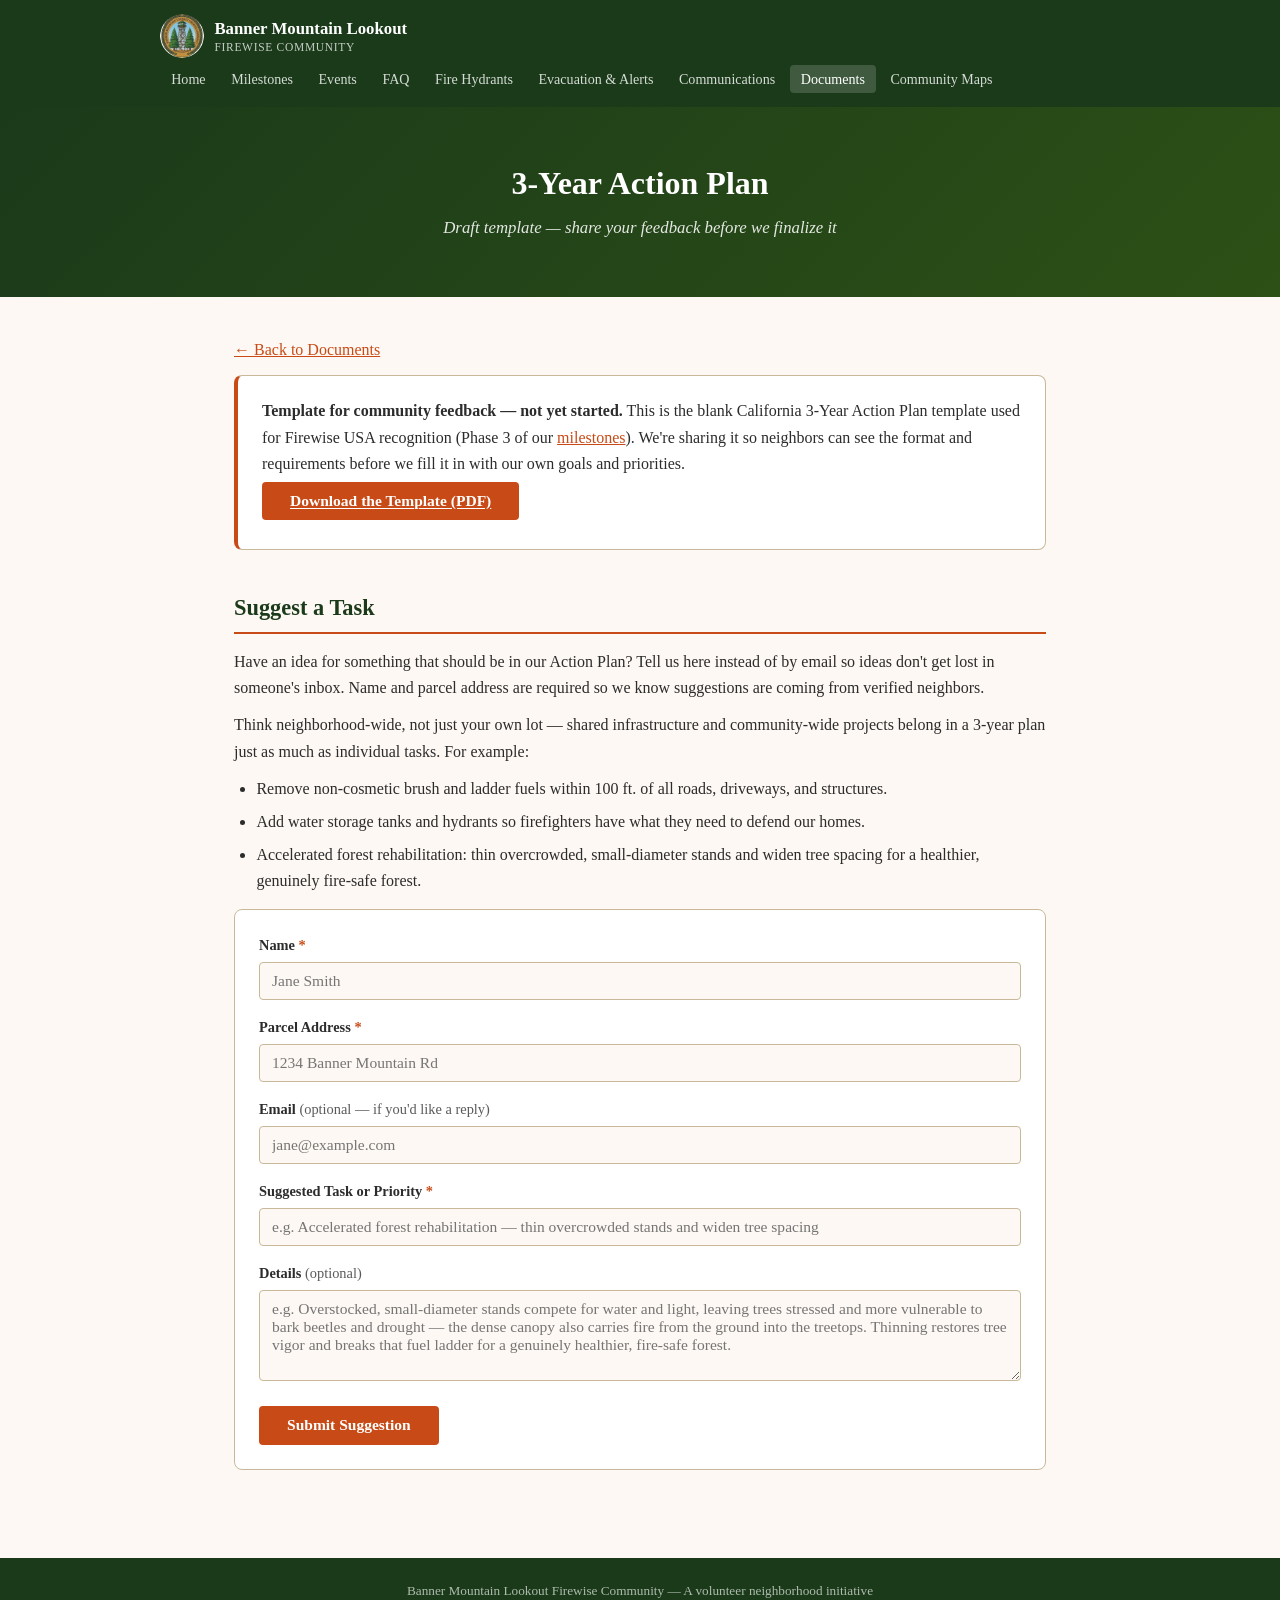
<file: action-plan.html>
<!DOCTYPE html>
<html lang="en">
<head>
  <meta charset="UTF-8">
  <meta name="viewport" content="width=device-width, initial-scale=1.0">
  <title>3-Year Action Plan — Banner Mountain Lookout Firewise Community</title>
  <link rel="stylesheet" href="style.css">
</head>
<body>

<header>
  <nav>
    <a class="site-title" href="index.html">
      <img src="images/logo_header.png" alt="Banner Mountain Lookout Firewise Community seal" class="site-logo">
      <span class="site-title-text">Banner Mountain Lookout
        <span>Firewise Community</span>
      </span>
    </a>
    <ul>
      <li><a href="index.html">Home</a></li>
      <li><a href="milestones.html">Milestones</a></li>
      <li><a href="events.html">Events</a></li>
      <li><a href="faq.html">FAQ</a></li>
      <li><a href="hydrant.html">Fire Hydrants</a></li>
      <li><a href="evacuation.html">Evacuation &amp; Alerts</a></li>
      <li><a href="communications.html">Communications</a></li>
      <li><a href="documents.html" class="active">Documents</a></li>
      <li><a href="zones.html">Community Maps</a></li>
    </ul>
  </nav>
</header>

<div class="hero">
  <h1>3-Year Action Plan</h1>
  <p class="tagline">Draft template &mdash; share your feedback before we finalize it</p>
</div>

<main>

  <section>
    <p><a href="documents.html">&larr; Back to Documents</a></p>

    <div class="card alert">
      <p><strong>Template for community feedback &mdash; not yet started.</strong> This is the blank California 3-Year Action Plan template used for Firewise USA recognition (Phase 3 of our <a href="milestones.html">milestones</a>). We're sharing it so neighbors can see the format and requirements before we fill it in with our own goals and priorities.</p>
      <p><a href="docs/California-3-Year-Action-Plan.pdf" class="btn" target="_blank" rel="noopener">Download the Template (PDF)</a></p>
    </div>
  </section>

  <section>
    <h2>Suggest a Task</h2>
    <p>Have an idea for something that should be in our Action Plan? Tell us here instead of by email so ideas don't get lost in someone's inbox. Name and parcel address are required so we know suggestions are coming from verified neighbors.</p>
    <p>Think neighborhood-wide, not just your own lot &mdash; shared infrastructure and community-wide projects belong in a 3-year plan just as much as individual tasks. For example:</p>
    <ul class="content-list">
      <li>Remove non-cosmetic brush and ladder fuels within 100 ft. of all roads, driveways, and structures.</li>
      <li>Add water storage tanks and hydrants so firefighters have what they need to defend our homes.</li>
      <li>Accelerated forest rehabilitation: thin overcrowded, small-diameter stands and widen tree spacing for a healthier, genuinely fire-safe forest.</li>
    </ul>

    <form action="https://script.google.com/macros/s/AKfycbxLNQjFDuCL8kHm2dTYOD6p_DmgOtJzln3GyednuSJNjc2ssNP8LUzfGCtix8VPX6-1/exec" method="POST" data-ajax class="contact-form" data-success="Thanks, {name}! Your suggestion was received and will be considered for our Action Plan.">
      <input type="hidden" name="_form" value="action_plan">
      <div class="hp-field" aria-hidden="true"><label>Leave this empty <input type="text" name="_gotcha" tabindex="-1" autocomplete="off"></label></div>
      <input type="hidden" name="_subject" value="Action Plan Suggestion &mdash; bmlfirewise.org">
      <div class="form-group">
        <label for="ap-name">Name</label>
        <input type="text" id="ap-name" name="name" required placeholder="Jane Smith">
      </div>
      <div class="form-group">
        <label for="ap-address">Parcel Address</label>
        <input type="text" id="ap-address" name="parcel_address" required placeholder="1234 Banner Mountain Rd">
      </div>
      <div class="form-group">
        <label for="ap-email">Email <span class="label-optional">(optional &mdash; if you'd like a reply)</span></label>
        <input type="email" id="ap-email" name="email" placeholder="jane@example.com">
      </div>
      <div class="form-group">
        <label for="ap-task">Suggested Task or Priority</label>
        <input type="text" id="ap-task" name="suggested_task" required placeholder="e.g. Accelerated forest rehabilitation &mdash; thin overcrowded stands and widen tree spacing">
      </div>
      <div class="form-group">
        <label for="ap-details">Details <span class="label-optional">(optional)</span></label>
        <textarea id="ap-details" name="details" rows="4" placeholder="e.g. Overstocked, small-diameter stands compete for water and light, leaving trees stressed and more vulnerable to bark beetles and drought — the dense canopy also carries fire from the ground into the treetops. Thinning restores tree vigor and breaks that fuel ladder for a genuinely healthier, fire-safe forest."></textarea>
      </div>
      <button type="submit" class="btn">Submit Suggestion</button>
    </form>
  </section>

</main>

<footer>
  <p>Banner Mountain Lookout Firewise Community &mdash; A volunteer neighborhood initiative</p>
</footer>

<script src="forms.js"></script>
<script data-goatcounter="https://bmlfwc.goatcounter.com/count" async src="//gc.zgo.at/count.js"></script>

</body>
</html>
</file>
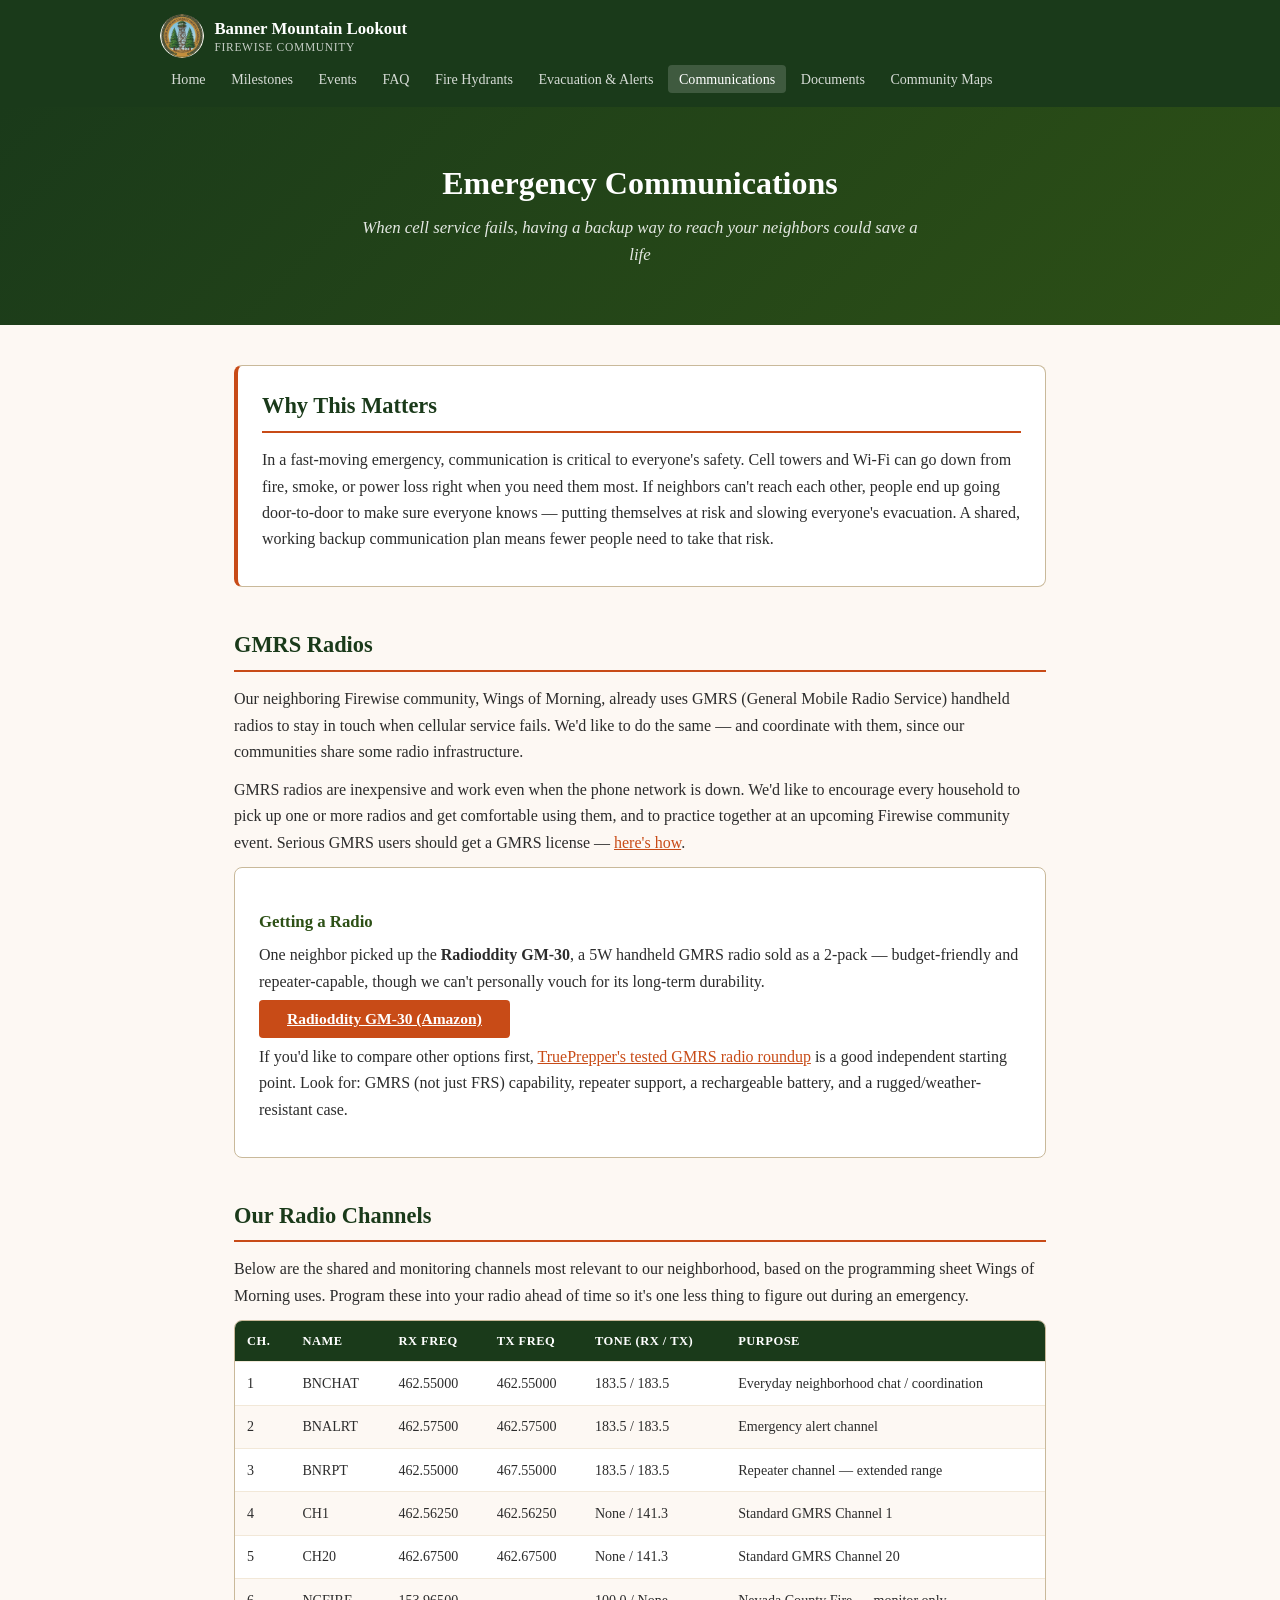
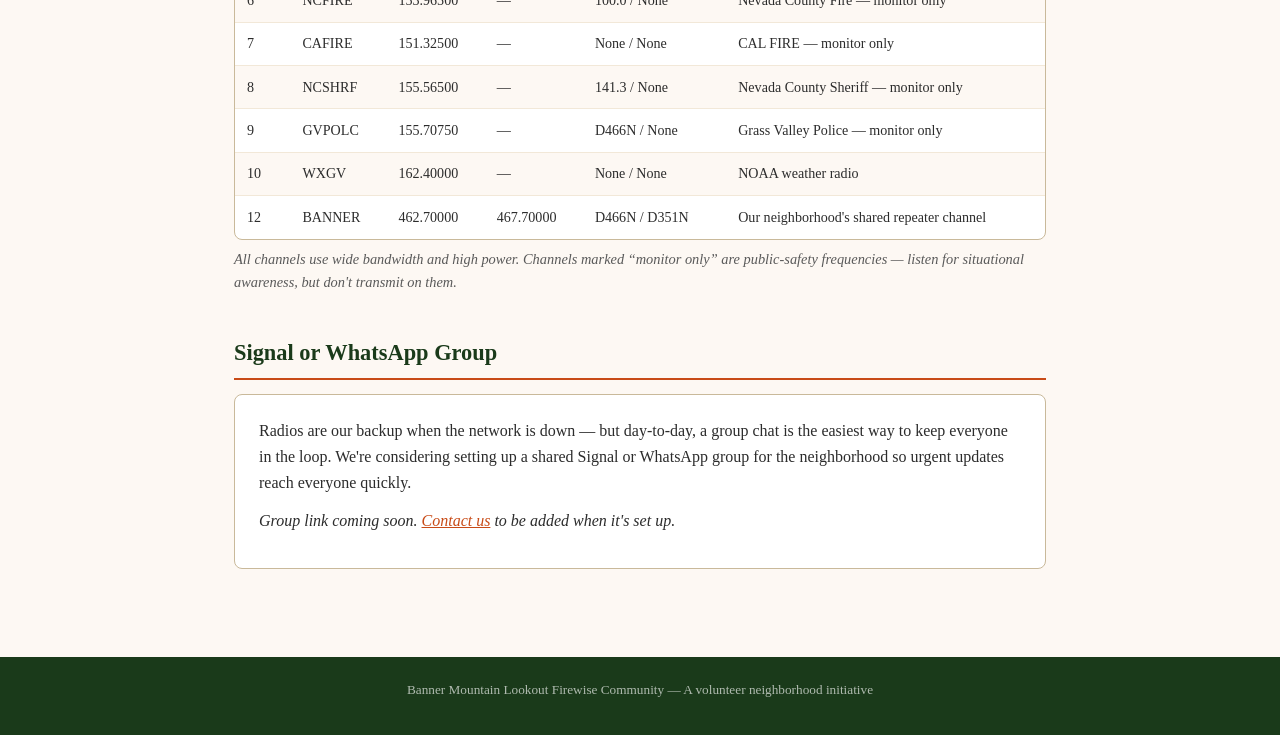
<file: communications.html>
<!DOCTYPE html>
<html lang="en">
<head>
  <meta charset="UTF-8">
  <meta name="viewport" content="width=device-width, initial-scale=1.0">
  <title>Emergency Communications — Banner Mountain Lookout Firewise Community</title>
  <link rel="stylesheet" href="style.css">
</head>
<body>

<header>
  <nav>
    <a class="site-title" href="index.html">
      <img src="images/logo_header.png" alt="Banner Mountain Lookout Firewise Community seal" class="site-logo">
      <span class="site-title-text">Banner Mountain Lookout
        <span>Firewise Community</span>
      </span>
    </a>
    <ul>
      <li><a href="index.html">Home</a></li>
      <li><a href="milestones.html">Milestones</a></li>
      <li><a href="events.html">Events</a></li>
      <li><a href="faq.html">FAQ</a></li>
      <li><a href="hydrant.html">Fire Hydrants</a></li>
      <li><a href="evacuation.html">Evacuation &amp; Alerts</a></li>
      <li><a href="communications.html" class="active">Communications</a></li>
      <li><a href="documents.html">Documents</a></li>
      <li><a href="zones.html">Community Maps</a></li>
    </ul>
  </nav>
</header>

<div class="hero">
  <h1>Emergency Communications</h1>
  <p class="tagline">When cell service fails, having a backup way to reach your neighbors could save a life</p>
</div>

<main>

  <section>
    <div class="card alert">
      <h2>Why This Matters</h2>
      <p>In a fast-moving emergency, communication is critical to everyone's safety. Cell towers and Wi-Fi can go down from fire, smoke, or power loss right when you need them most. If neighbors can't reach each other, people end up going door-to-door to make sure everyone knows &mdash; putting themselves at risk and slowing everyone's evacuation. A shared, working backup communication plan means fewer people need to take that risk.</p>
    </div>
  </section>

  <section>
    <h2>GMRS Radios</h2>
    <p>Our neighboring Firewise community, Wings of Morning, already uses GMRS (General Mobile Radio Service) handheld radios to stay in touch when cellular service fails. We'd like to do the same &mdash; and coordinate with them, since our communities share some radio infrastructure.</p>
    <p>GMRS radios are inexpensive and work even when the phone network is down. We'd like to encourage every household to pick up one or more radios and get comfortable using them, and to practice together at an upcoming Firewise community event. Serious GMRS users should get a GMRS license &mdash; <a href="https://rockytalkie.com/blogs/rocky-talkie-blog/how-to-get-a-gmrs-license" target="_blank" rel="noopener">here's how</a>.</p>

    <div class="card">
      <h3>Getting a Radio</h3>
      <p>One neighbor picked up the <strong>Radioddity GM-30</strong>, a 5W handheld GMRS radio sold as a 2-pack &mdash; budget-friendly and repeater-capable, though we can't personally vouch for its long-term durability.</p>
      <p><a href="https://www.amazon.com/dp/B0CLVL29J4" class="btn" target="_blank" rel="noopener">Radioddity GM-30 (Amazon)</a></p>
      <p>If you'd like to compare other options first, <a href="https://trueprepper.com/best-gmrs-radios/" target="_blank" rel="noopener">TruePrepper's tested GMRS radio roundup</a> is a good independent starting point. Look for: GMRS (not just FRS) capability, repeater support, a rechargeable battery, and a rugged/weather-resistant case.</p>
    </div>
  </section>

  <section>
    <h2>Our Radio Channels</h2>
    <p>Below are the shared and monitoring channels most relevant to our neighborhood, based on the programming sheet Wings of Morning uses. Program these into your radio ahead of time so it's one less thing to figure out during an emergency.</p>

    <div class="radio-table-wrap">
      <table class="radio-table">
        <thead>
          <tr>
            <th>Ch.</th>
            <th>Name</th>
            <th>RX Freq</th>
            <th>TX Freq</th>
            <th>Tone (Rx / Tx)</th>
            <th>Purpose</th>
          </tr>
        </thead>
        <tbody>
          <tr>
            <td>1</td>
            <td>BNCHAT</td>
            <td>462.55000</td>
            <td>462.55000</td>
            <td>183.5 / 183.5</td>
            <td>Everyday neighborhood chat / coordination</td>
          </tr>
          <tr>
            <td>2</td>
            <td>BNALRT</td>
            <td>462.57500</td>
            <td>462.57500</td>
            <td>183.5 / 183.5</td>
            <td>Emergency alert channel</td>
          </tr>
          <tr>
            <td>3</td>
            <td>BNRPT</td>
            <td>462.55000</td>
            <td>467.55000</td>
            <td>183.5 / 183.5</td>
            <td>Repeater channel &mdash; extended range</td>
          </tr>
          <tr>
            <td>4</td>
            <td>CH1</td>
            <td>462.56250</td>
            <td>462.56250</td>
            <td>None / 141.3</td>
            <td>Standard GMRS Channel 1</td>
          </tr>
          <tr>
            <td>5</td>
            <td>CH20</td>
            <td>462.67500</td>
            <td>462.67500</td>
            <td>None / 141.3</td>
            <td>Standard GMRS Channel 20</td>
          </tr>
          <tr>
            <td>6</td>
            <td>NCFIRE</td>
            <td>153.96500</td>
            <td>&mdash;</td>
            <td>100.0 / None</td>
            <td>Nevada County Fire &mdash; monitor only</td>
          </tr>
          <tr>
            <td>7</td>
            <td>CAFIRE</td>
            <td>151.32500</td>
            <td>&mdash;</td>
            <td>None / None</td>
            <td>CAL FIRE &mdash; monitor only</td>
          </tr>
          <tr>
            <td>8</td>
            <td>NCSHRF</td>
            <td>155.56500</td>
            <td>&mdash;</td>
            <td>141.3 / None</td>
            <td>Nevada County Sheriff &mdash; monitor only</td>
          </tr>
          <tr>
            <td>9</td>
            <td>GVPOLC</td>
            <td>155.70750</td>
            <td>&mdash;</td>
            <td>D466N / None</td>
            <td>Grass Valley Police &mdash; monitor only</td>
          </tr>
          <tr>
            <td>10</td>
            <td>WXGV</td>
            <td>162.40000</td>
            <td>&mdash;</td>
            <td>None / None</td>
            <td>NOAA weather radio</td>
          </tr>
          <tr>
            <td>12</td>
            <td>BANNER</td>
            <td>462.70000</td>
            <td>467.70000</td>
            <td>D466N / D351N</td>
            <td>Our neighborhood's shared repeater channel</td>
          </tr>
        </tbody>
      </table>
    </div>
    <p class="map-caption">All channels use wide bandwidth and high power. Channels marked &ldquo;monitor only&rdquo; are public-safety frequencies &mdash; listen for situational awareness, but don't transmit on them.</p>
  </section>

  <section>
    <h2>Signal or WhatsApp Group</h2>
    <div class="card">
      <p>Radios are our backup when the network is down &mdash; but day-to-day, a group chat is the easiest way to keep everyone in the loop. We're considering setting up a shared Signal or WhatsApp group for the neighborhood so urgent updates reach everyone quickly.</p>
      <p><em>Group link coming soon. <a href="index.html#contact">Contact us</a> to be added when it's set up.</em></p>
    </div>
  </section>

</main>

<footer>
  <p>Banner Mountain Lookout Firewise Community &mdash; A volunteer neighborhood initiative</p>
</footer>

<script data-goatcounter="https://bmlfwc.goatcounter.com/count" async src="//gc.zgo.at/count.js"></script>

</body>
</html>
</file>
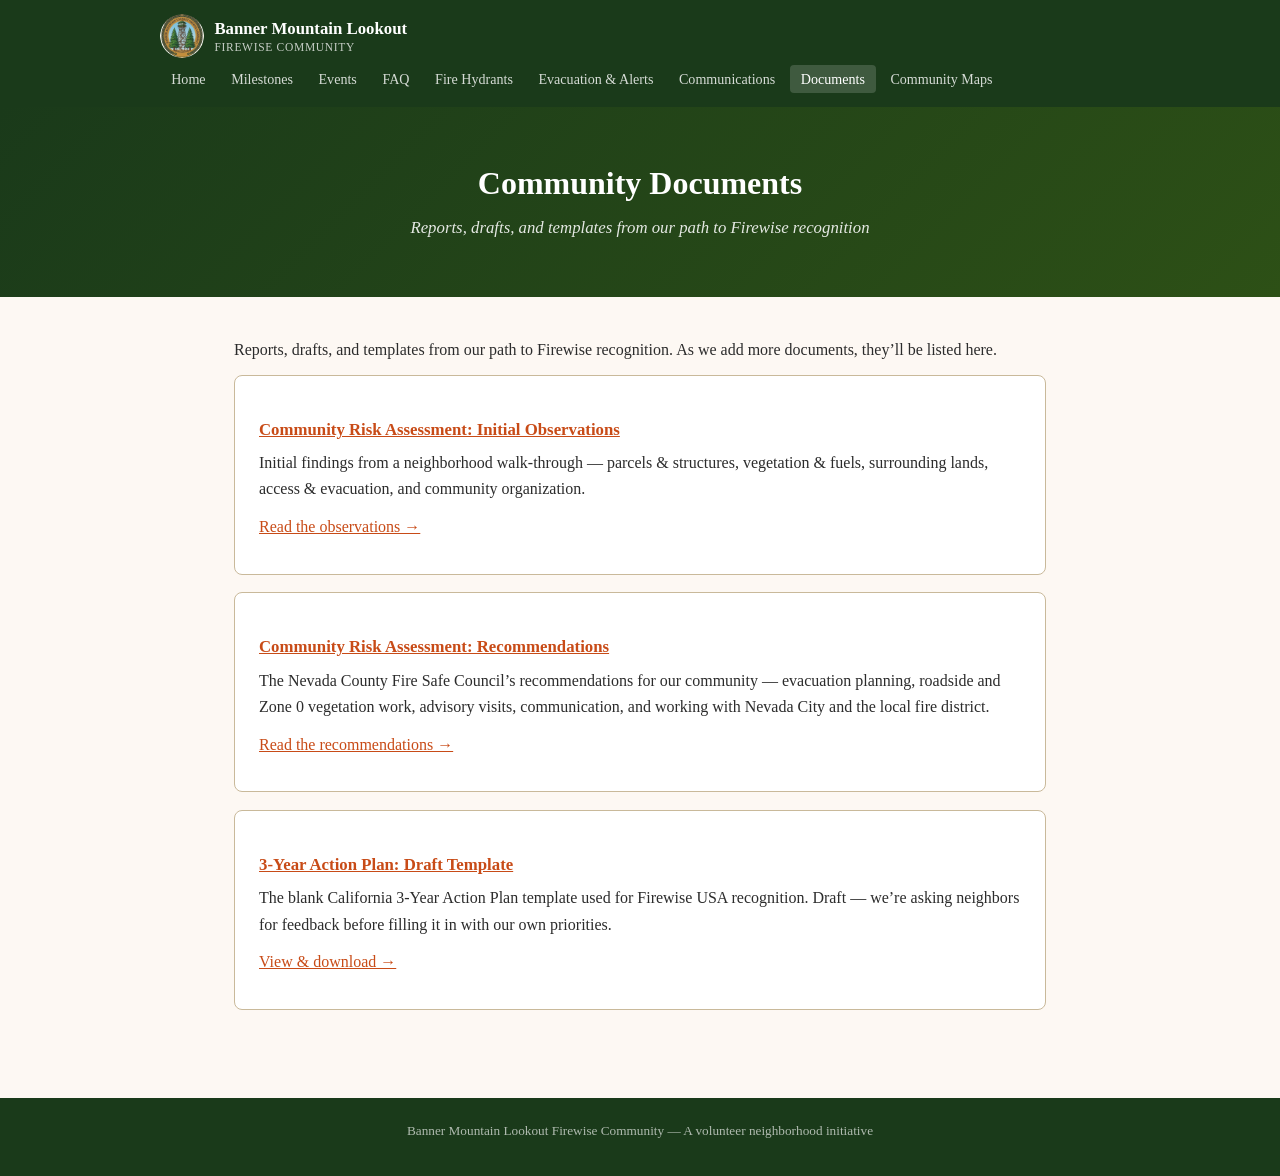
<file: documents.html>
<!DOCTYPE html>
<html lang="en">
<head>
  <meta charset="UTF-8">
  <meta name="viewport" content="width=device-width, initial-scale=1.0">
  <title>Documents — Banner Mountain Lookout Firewise Community</title>
  <link rel="stylesheet" href="style.css">
</head>
<body>

<header>
  <nav>
    <a class="site-title" href="index.html">
      <img src="images/logo_header.png" alt="Banner Mountain Lookout Firewise Community seal" class="site-logo">
      <span class="site-title-text">Banner Mountain Lookout
        <span>Firewise Community</span>
      </span>
    </a>
    <ul>
      <li><a href="index.html">Home</a></li>
      <li><a href="milestones.html">Milestones</a></li>
      <li><a href="events.html">Events</a></li>
      <li><a href="faq.html">FAQ</a></li>
      <li><a href="hydrant.html">Fire Hydrants</a></li>
      <li><a href="evacuation.html">Evacuation &amp; Alerts</a></li>
      <li><a href="communications.html">Communications</a></li>
      <li><a href="documents.html" class="active">Documents</a></li>
      <li><a href="zones.html">Community Maps</a></li>
    </ul>
  </nav>
</header>

<div class="hero">
  <h1>Community Documents</h1>
  <p class="tagline">Reports, drafts, and templates from our path to Firewise recognition</p>
</div>

<main>

  <section>
    <p>Reports, drafts, and templates from our path to Firewise recognition. As we add more documents, they&rsquo;ll be listed here.</p>

    <div class="card">
      <h3><a href="risk-assessment.html">Community Risk Assessment: Initial Observations</a></h3>
      <p>Initial findings from a neighborhood walk-through &mdash; parcels &amp; structures, vegetation &amp; fuels, surrounding lands, access &amp; evacuation, and community organization.</p>
      <p><a href="risk-assessment.html">Read the observations &rarr;</a></p>
    </div>

    <div class="card">
      <h3><a href="risk-assessment.html#recommendations">Community Risk Assessment: Recommendations</a></h3>
      <p>The Nevada County Fire Safe Council&rsquo;s recommendations for our community &mdash; evacuation planning, roadside and Zone 0 vegetation work, advisory visits, communication, and working with Nevada City and the local fire district.</p>
      <p><a href="risk-assessment.html#recommendations">Read the recommendations &rarr;</a></p>
    </div>

    <div class="card">
      <h3><a href="action-plan.html">3-Year Action Plan: Draft Template</a></h3>
      <p>The blank California 3-Year Action Plan template used for Firewise USA recognition. Draft &mdash; we&rsquo;re asking neighbors for feedback before filling it in with our own priorities.</p>
      <p><a href="action-plan.html">View &amp; download &rarr;</a></p>
    </div>
  </section>

</main>

<footer>
  <p>Banner Mountain Lookout Firewise Community &mdash; A volunteer neighborhood initiative</p>
</footer>

<script data-goatcounter="https://bmlfwc.goatcounter.com/count" async src="//gc.zgo.at/count.js"></script>

</body>
</html>
</file>
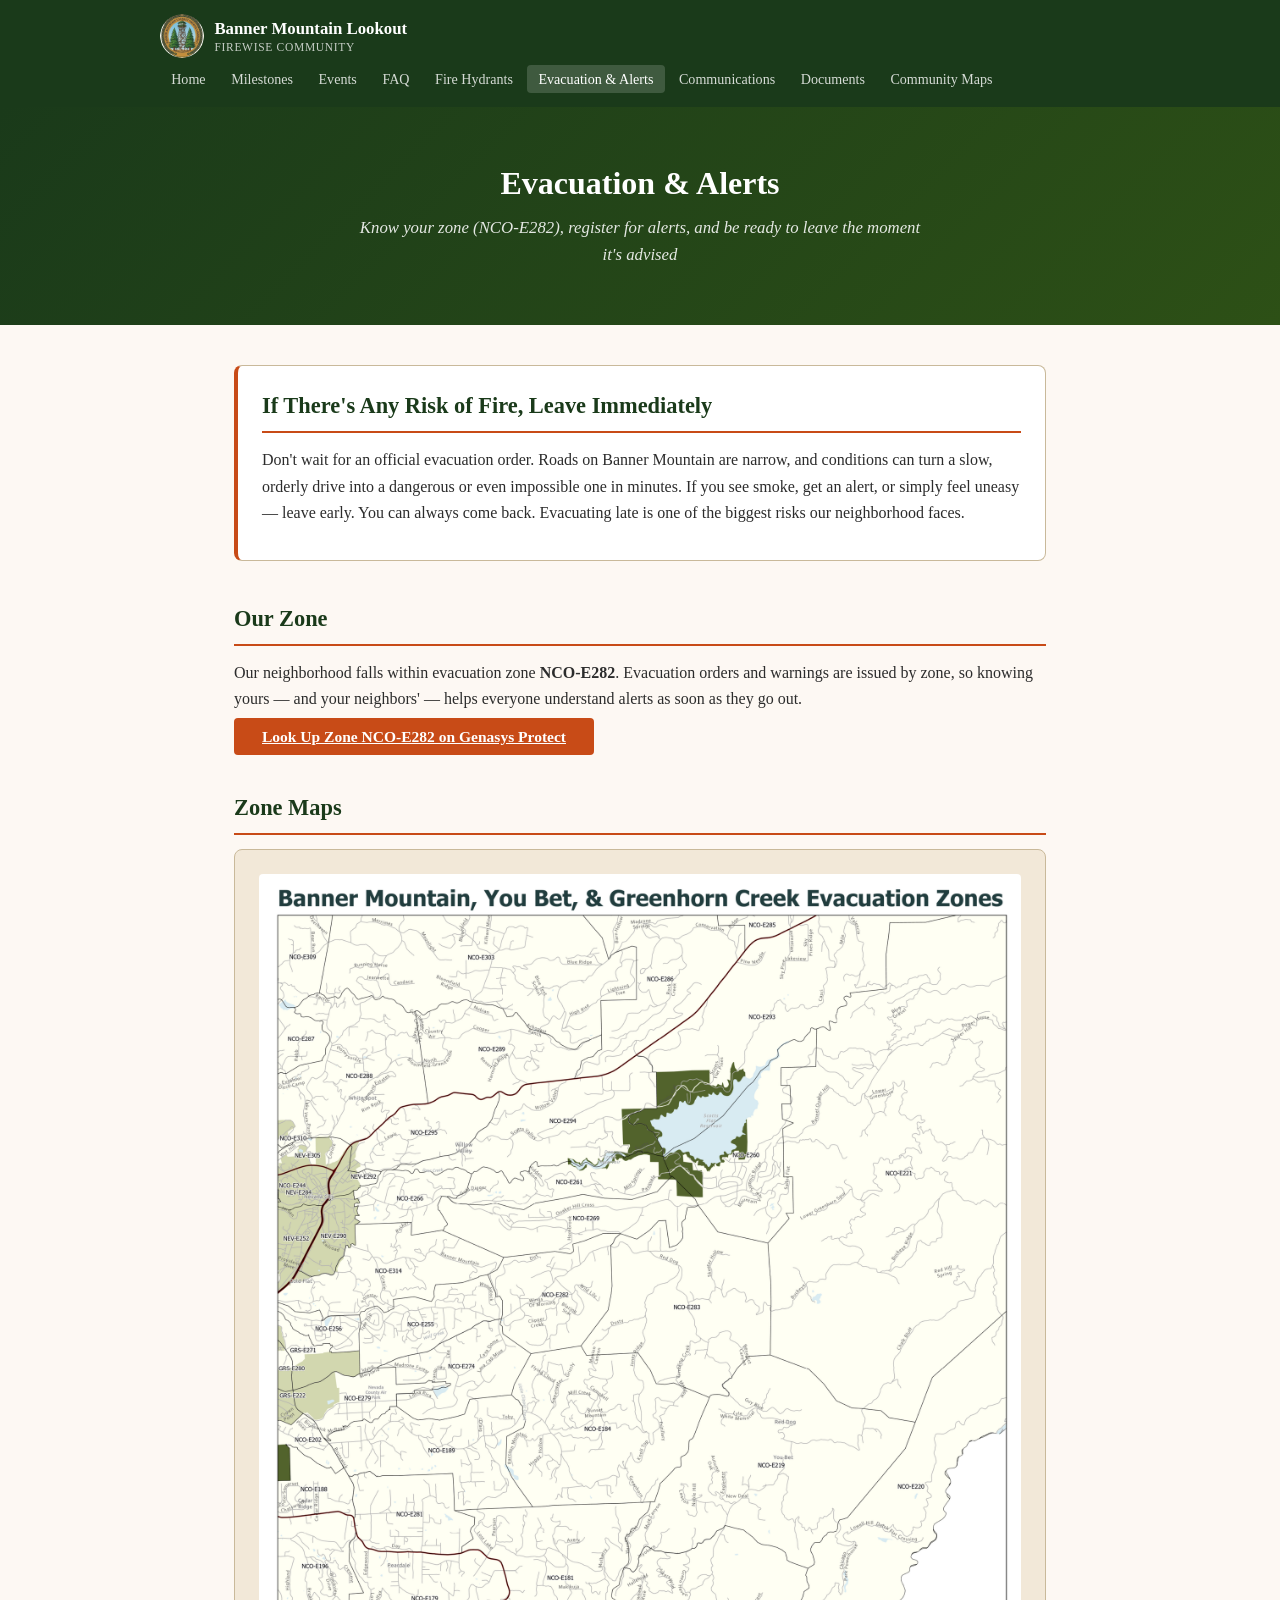
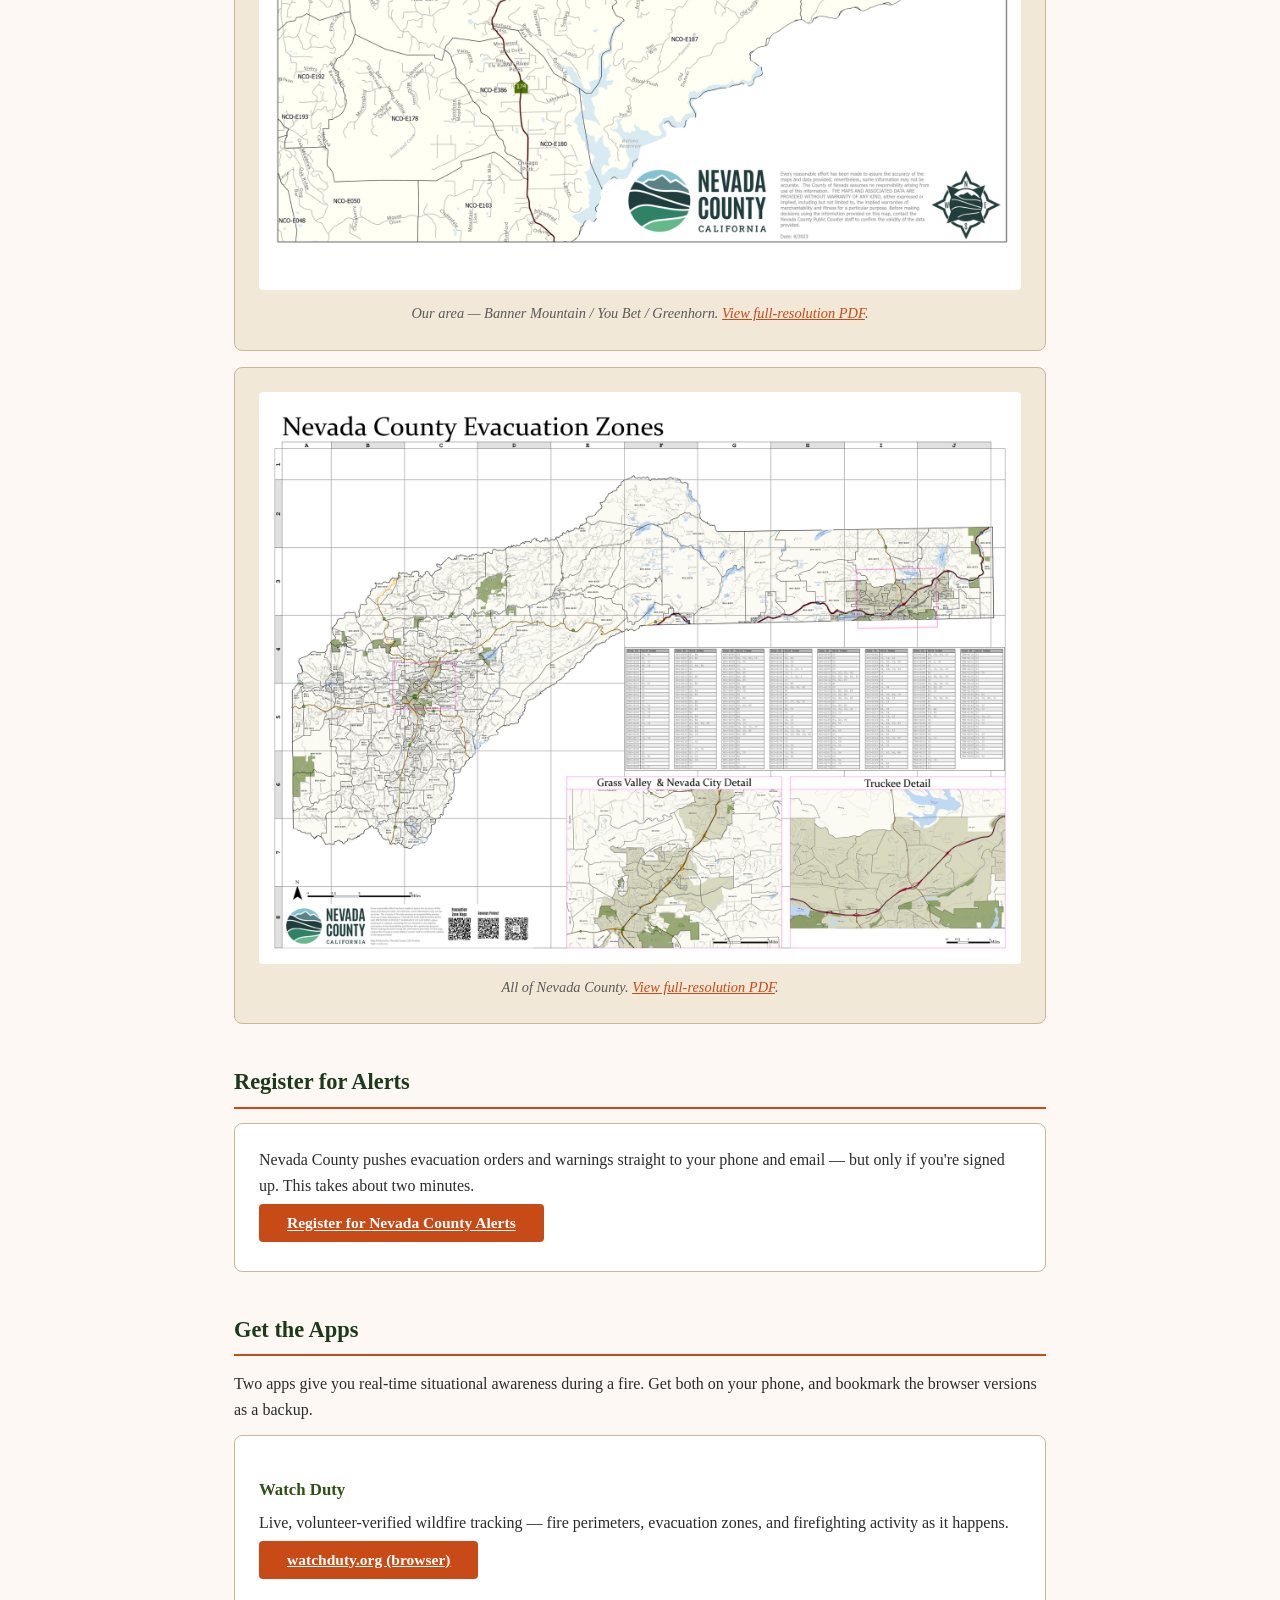
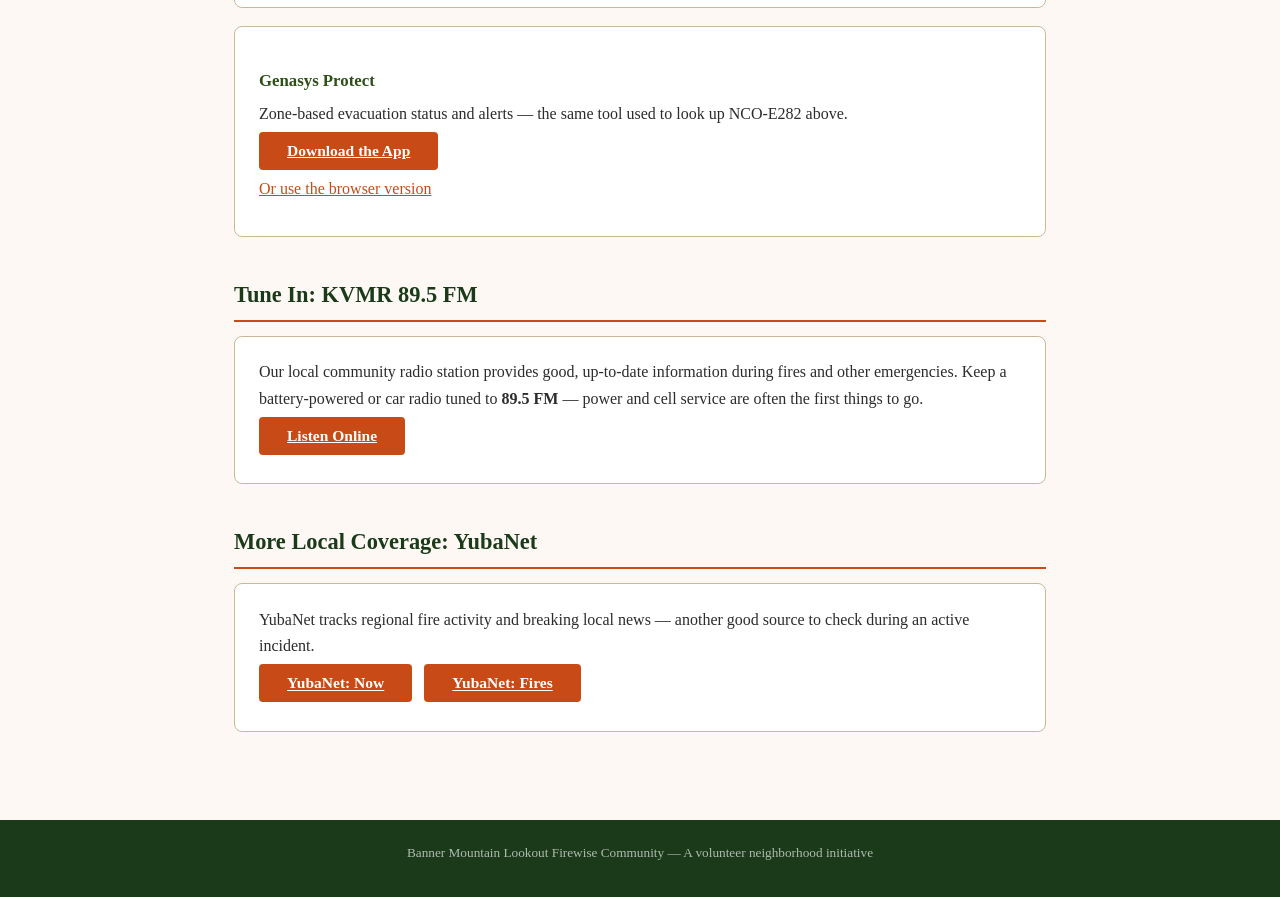
<file: evacuation.html>
<!DOCTYPE html>
<html lang="en">
<head>
  <meta charset="UTF-8">
  <meta name="viewport" content="width=device-width, initial-scale=1.0">
  <title>Evacuation &amp; Alerts — Banner Mountain Lookout Firewise Community</title>
  <link rel="stylesheet" href="style.css">
</head>
<body>

<header>
  <nav>
    <a class="site-title" href="index.html">
      <img src="images/logo_header.png" alt="Banner Mountain Lookout Firewise Community seal" class="site-logo">
      <span class="site-title-text">Banner Mountain Lookout
        <span>Firewise Community</span>
      </span>
    </a>
    <ul>
      <li><a href="index.html">Home</a></li>
      <li><a href="milestones.html">Milestones</a></li>
      <li><a href="events.html">Events</a></li>
      <li><a href="faq.html">FAQ</a></li>
      <li><a href="hydrant.html">Fire Hydrants</a></li>
      <li><a href="evacuation.html" class="active">Evacuation &amp; Alerts</a></li>
      <li><a href="communications.html">Communications</a></li>
      <li><a href="documents.html">Documents</a></li>
      <li><a href="zones.html">Community Maps</a></li>
    </ul>
  </nav>
</header>

<div class="hero">
  <h1>Evacuation &amp; Alerts</h1>
  <p class="tagline">Know your zone (NCO-E282), register for alerts, and be ready to leave the moment it's advised</p>
</div>

<main>

  <section>
    <div class="card alert">
      <h2>If There's Any Risk of Fire, Leave Immediately</h2>
      <p>Don't wait for an official evacuation order. Roads on Banner Mountain are narrow, and conditions can turn a slow, orderly drive into a dangerous or even impossible one in minutes. If you see smoke, get an alert, or simply feel uneasy &mdash; leave early. You can always come back. Evacuating late is one of the biggest risks our neighborhood faces.</p>
    </div>
  </section>

  <section>
    <h2>Our Zone</h2>
    <p>Our neighborhood falls within evacuation zone <strong>NCO-E282</strong>. Evacuation orders and warnings are issued by zone, so knowing yours &mdash; and your neighbors' &mdash; helps everyone understand alerts as soon as they go out.</p>
    <p><a href="https://protect.genasys.com/location?search=true&amp;z=13.242939050714693&amp;latlon=39.24886509443772%2C-120.95192909461309" class="btn" target="_blank" rel="noopener">Look Up Zone NCO-E282 on Genasys Protect</a></p>
  </section>

  <section>
    <h2>Zone Maps</h2>
    <div class="map-block">
      <img src="maps/Nevada-County-Evacuation-Zone-Maps-Banner-Mountain-You-Bet-Greenhorn.png" alt="Evacuation zone map for the Banner Mountain / You Bet / Greenhorn area of Nevada County">
      <p class="map-caption">Our area &mdash; Banner Mountain / You Bet / Greenhorn. <a href="maps/Nevada-County-Evacuation-Zone-Maps-Banner-Mountain-You-Bet-Greenhorn.pdf" target="_blank" rel="noopener">View full-resolution PDF</a>.</p>
    </div>
    <div class="map-block" style="margin-top: 1rem;">
      <img src="maps/Nevada-County-Evacuation-Zones-Arch-E-2023.png" alt="Evacuation zone map for all of Nevada County">
      <p class="map-caption">All of Nevada County. <a href="maps/Nevada County Evacuation Zones Arch E - 2023_202310161023519020.pdf" target="_blank" rel="noopener">View full-resolution PDF</a>.</p>
    </div>
  </section>

  <section>
    <h2>Register for Alerts</h2>
    <div class="card">
      <p>Nevada County pushes evacuation orders and warnings straight to your phone and email &mdash; but only if you're signed up. This takes about two minutes.</p>
      <p><a href="https://readynv.sircom.org/subscribe" class="btn" target="_blank" rel="noopener">Register for Nevada County Alerts</a></p>
    </div>
  </section>

  <section>
    <h2>Get the Apps</h2>
    <p>Two apps give you real-time situational awareness during a fire. Get both on your phone, and bookmark the browser versions as a backup.</p>

    <div class="card">
      <h3>Watch Duty</h3>
      <p>Live, volunteer-verified wildfire tracking &mdash; fire perimeters, evacuation zones, and firefighting activity as it happens.</p>
      <p><a href="https://www.watchduty.org" class="btn" target="_blank" rel="noopener">watchduty.org (browser)</a></p>
    </div>

    <div class="card">
      <h3>Genasys Protect</h3>
      <p>Zone-based evacuation status and alerts &mdash; the same tool used to look up NCO-E282 above.</p>
      <p><a href="https://protect.genasys.com/download" class="btn" target="_blank" rel="noopener">Download the App</a></p>
      <p><a href="https://protect.genasys.com/location?search=true&amp;z=13.242939050714693&amp;latlon=39.24886509443772%2C-120.95192909461309" target="_blank" rel="noopener">Or use the browser version</a></p>
    </div>
  </section>

  <section>
    <h2>Tune In: KVMR 89.5 FM</h2>
    <div class="card">
      <p>Our local community radio station provides good, up-to-date information during fires and other emergencies. Keep a battery-powered or car radio tuned to <strong>89.5 FM</strong> &mdash; power and cell service are often the first things to go.</p>
      <p><a href="https://www.kvmr.org/listen-now/" class="btn" target="_blank" rel="noopener">Listen Online</a></p>
    </div>
  </section>

  <section>
    <h2>More Local Coverage: YubaNet</h2>
    <div class="card">
      <p>YubaNet tracks regional fire activity and breaking local news &mdash; another good source to check during an active incident.</p>
      <p>
        <a href="https://yubanet.com/featured/now/" class="btn" target="_blank" rel="noopener">YubaNet: Now</a>
        <a href="https://yubanet.com/fires/" class="btn" target="_blank" rel="noopener" style="margin-left: 0.5rem;">YubaNet: Fires</a>
      </p>
    </div>
  </section>

</main>

<footer>
  <p>Banner Mountain Lookout Firewise Community &mdash; A volunteer neighborhood initiative</p>
</footer>

<script data-goatcounter="https://bmlfwc.goatcounter.com/count" async src="//gc.zgo.at/count.js"></script>

</body>
</html>
</file>
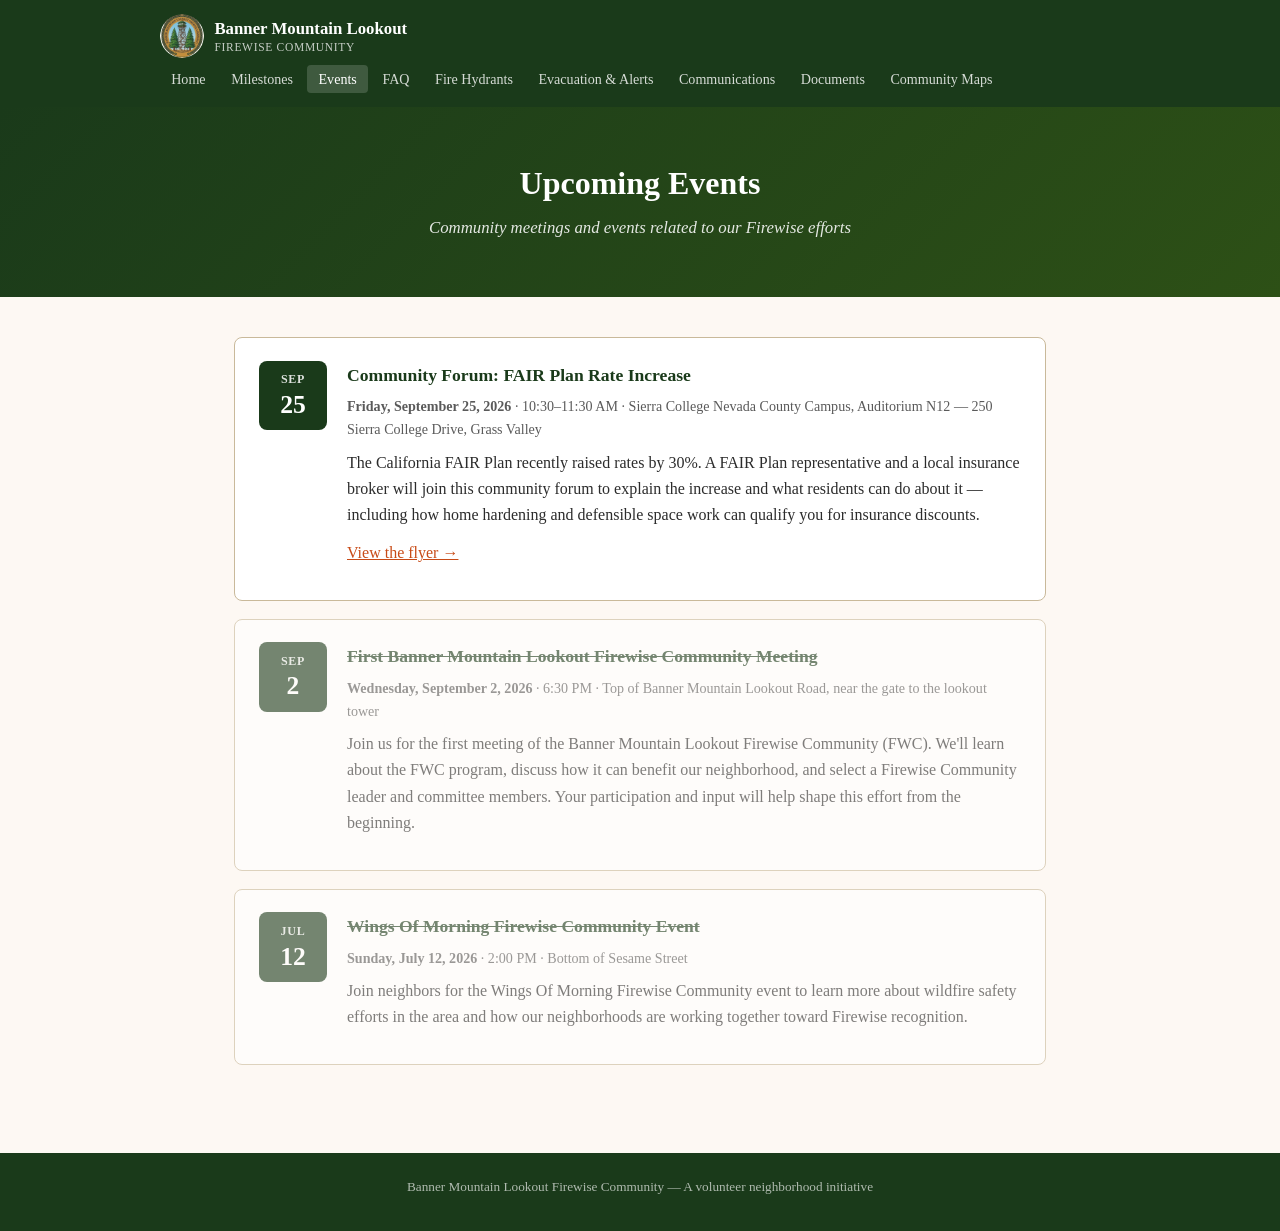
<file: events.html>
<!DOCTYPE html>
<html lang="en">
<head>
  <meta charset="UTF-8">
  <meta name="viewport" content="width=device-width, initial-scale=1.0">
  <title>Upcoming Events — Banner Mountain Lookout Firewise Community</title>
  <link rel="stylesheet" href="style.css">
</head>
<body>

<header>
  <nav>
    <a class="site-title" href="index.html">
      <img src="images/logo_header.png" alt="Banner Mountain Lookout Firewise Community seal" class="site-logo">
      <span class="site-title-text">Banner Mountain Lookout
        <span>Firewise Community</span>
      </span>
    </a>
    <ul>
      <li><a href="index.html">Home</a></li>
      <li><a href="milestones.html">Milestones</a></li>
      <li><a href="events.html" class="active">Events</a></li>
      <li><a href="faq.html">FAQ</a></li>
      <li><a href="hydrant.html">Fire Hydrants</a></li>
      <li><a href="evacuation.html">Evacuation &amp; Alerts</a></li>
      <li><a href="communications.html">Communications</a></li>
      <li><a href="documents.html">Documents</a></li>
      <li><a href="zones.html">Community Maps</a></li>
    </ul>
  </nav>
</header>

<div class="hero">
  <h1>Upcoming Events</h1>
  <p class="tagline">Community meetings and events related to our Firewise efforts</p>
</div>

<main>

  <section>

    <div class="event-card">
      <div class="event-date">
        <span class="month">Sep</span>
        <span class="day">25</span>
      </div>
      <div class="event-details">
        <h3>Community Forum: FAIR Plan Rate Increase</h3>
        <p class="event-meta"><strong>Friday, September 25, 2026</strong> &middot; 10:30&ndash;11:30 AM &middot; Sierra College Nevada County Campus, Auditorium N12 &mdash; 250 Sierra College Drive, Grass Valley</p>
        <p>The California FAIR Plan recently raised rates by 30%. A FAIR Plan representative and a local insurance broker will join this community forum to explain the increase and what residents can do about it &mdash; including how home hardening and defensible space work can qualify you for insurance discounts.</p>
        <p><a href="images/fair_plan_meeting.jpeg" target="_blank" rel="noopener">View the flyer &rarr;</a></p>
      </div>
    </div>

    <div class="event-card past">
      <div class="event-date">
        <span class="month">Sep</span>
        <span class="day">2</span>
      </div>
      <div class="event-details">
        <h3>First Banner Mountain Lookout Firewise Community Meeting</h3>
        <p class="event-meta"><strong>Wednesday, September 2, 2026</strong> &middot; 6:30 PM &middot; Top of Banner Mountain Lookout Road, near the gate to the lookout tower</p>
        <p>Join us for the first meeting of the Banner Mountain Lookout Firewise Community (FWC). We'll learn about the FWC program, discuss how it can benefit our neighborhood, and select a Firewise Community leader and committee members. Your participation and input will help shape this effort from the beginning.</p>
      </div>
    </div>

    <div class="event-card past">
      <div class="event-date">
        <span class="month">Jul</span>
        <span class="day">12</span>
      </div>
      <div class="event-details">
        <h3>Wings Of Morning Firewise Community Event</h3>
        <p class="event-meta"><strong>Sunday, July 12, 2026</strong> &middot; 2:00 PM &middot; Bottom of Sesame Street</p>
        <p>Join neighbors for the Wings Of Morning Firewise Community event to learn more about wildfire safety efforts in the area and how our neighborhoods are working together toward Firewise recognition.</p>
      </div>
    </div>

  </section>

</main>

<footer>
  <p>Banner Mountain Lookout Firewise Community &mdash; A volunteer neighborhood initiative</p>
</footer>

<script data-goatcounter="https://bmlfwc.goatcounter.com/count" async src="//gc.zgo.at/count.js"></script>

</body>
</html>
</file>
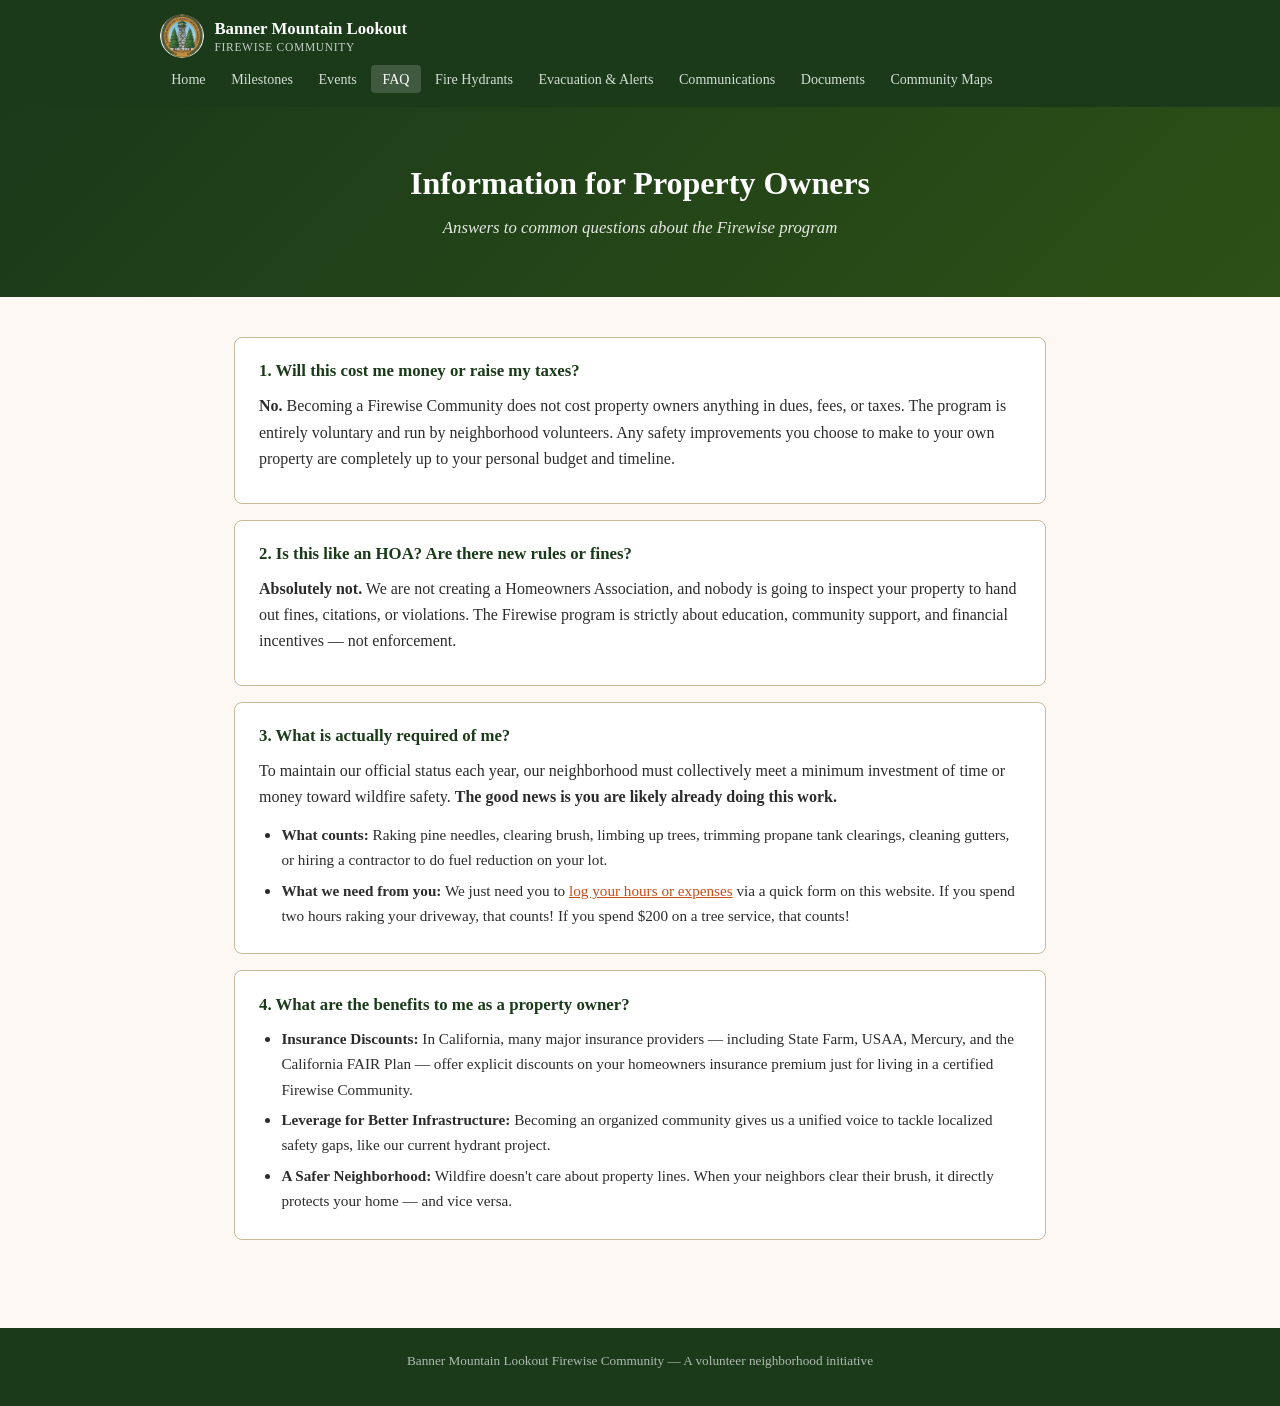
<file: faq.html>
<!DOCTYPE html>
<html lang="en">
<head>
  <meta charset="UTF-8">
  <meta name="viewport" content="width=device-width, initial-scale=1.0">
  <title>FAQ — Banner Mountain Lookout Firewise Community</title>
  <link rel="stylesheet" href="style.css">
</head>
<body>

<header>
  <nav>
    <a class="site-title" href="index.html">
      <img src="images/logo_header.png" alt="Banner Mountain Lookout Firewise Community seal" class="site-logo">
      <span class="site-title-text">Banner Mountain Lookout
        <span>Firewise Community</span>
      </span>
    </a>
    <ul>
      <li><a href="index.html">Home</a></li>
      <li><a href="milestones.html">Milestones</a></li>
      <li><a href="events.html">Events</a></li>
      <li><a href="faq.html" class="active">FAQ</a></li>
      <li><a href="hydrant.html">Fire Hydrants</a></li>
      <li><a href="evacuation.html">Evacuation &amp; Alerts</a></li>
      <li><a href="communications.html">Communications</a></li>
      <li><a href="documents.html">Documents</a></li>
      <li><a href="zones.html">Community Maps</a></li>
    </ul>
  </nav>
</header>

<div class="hero">
  <h1>Information for Property Owners</h1>
  <p class="tagline">Answers to common questions about the Firewise program</p>
</div>

<main>

  <section>

    <div class="faq-item">
      <h3>1. Will this cost me money or raise my taxes?</h3>
      <div class="faq-answer">
        <p><strong>No.</strong> Becoming a Firewise Community does not cost property owners anything in dues, fees, or taxes. The program is entirely voluntary and run by neighborhood volunteers. Any safety improvements you choose to make to your own property are completely up to your personal budget and timeline.</p>
      </div>
    </div>

    <div class="faq-item">
      <h3>2. Is this like an HOA? Are there new rules or fines?</h3>
      <div class="faq-answer">
        <p><strong>Absolutely not.</strong> We are not creating a Homeowners Association, and nobody is going to inspect your property to hand out fines, citations, or violations. The Firewise program is strictly about education, community support, and financial incentives &mdash; not enforcement.</p>
      </div>
    </div>

    <div class="faq-item">
      <h3>3. What is actually required of me?</h3>
      <div class="faq-answer">
        <p>To maintain our official status each year, our neighborhood must collectively meet a minimum investment of time or money toward wildfire safety. <strong>The good news is you are likely already doing this work.</strong></p>
        <ul>
          <li><strong>What counts:</strong> Raking pine needles, clearing brush, limbing up trees, trimming propane tank clearings, cleaning gutters, or hiring a contractor to do fuel reduction on your lot.</li>
          <li><strong>What we need from you:</strong> We just need you to <a href="log-hours.html">log your hours or expenses</a> via a quick form on this website. If you spend two hours raking your driveway, that counts! If you spend $200 on a tree service, that counts!</li>
        </ul>
      </div>
    </div>

    <div class="faq-item">
      <h3>4. What are the benefits to me as a property owner?</h3>
      <div class="faq-answer">
        <ul>
          <li><strong>Insurance Discounts:</strong> In California, many major insurance providers &mdash; including State Farm, USAA, Mercury, and the California FAIR Plan &mdash; offer explicit discounts on your homeowners insurance premium just for living in a certified Firewise Community.</li>
          <li><strong>Leverage for Better Infrastructure:</strong> Becoming an organized community gives us a unified voice to tackle localized safety gaps, like our current hydrant project.</li>
          <li><strong>A Safer Neighborhood:</strong> Wildfire doesn't care about property lines. When your neighbors clear their brush, it directly protects your home &mdash; and vice versa.</li>
        </ul>
      </div>
    </div>

  </section>

</main>

<footer>
  <p>Banner Mountain Lookout Firewise Community &mdash; A volunteer neighborhood initiative</p>
</footer>

<script data-goatcounter="https://bmlfwc.goatcounter.com/count" async src="//gc.zgo.at/count.js"></script>

</body>
</html>
</file>
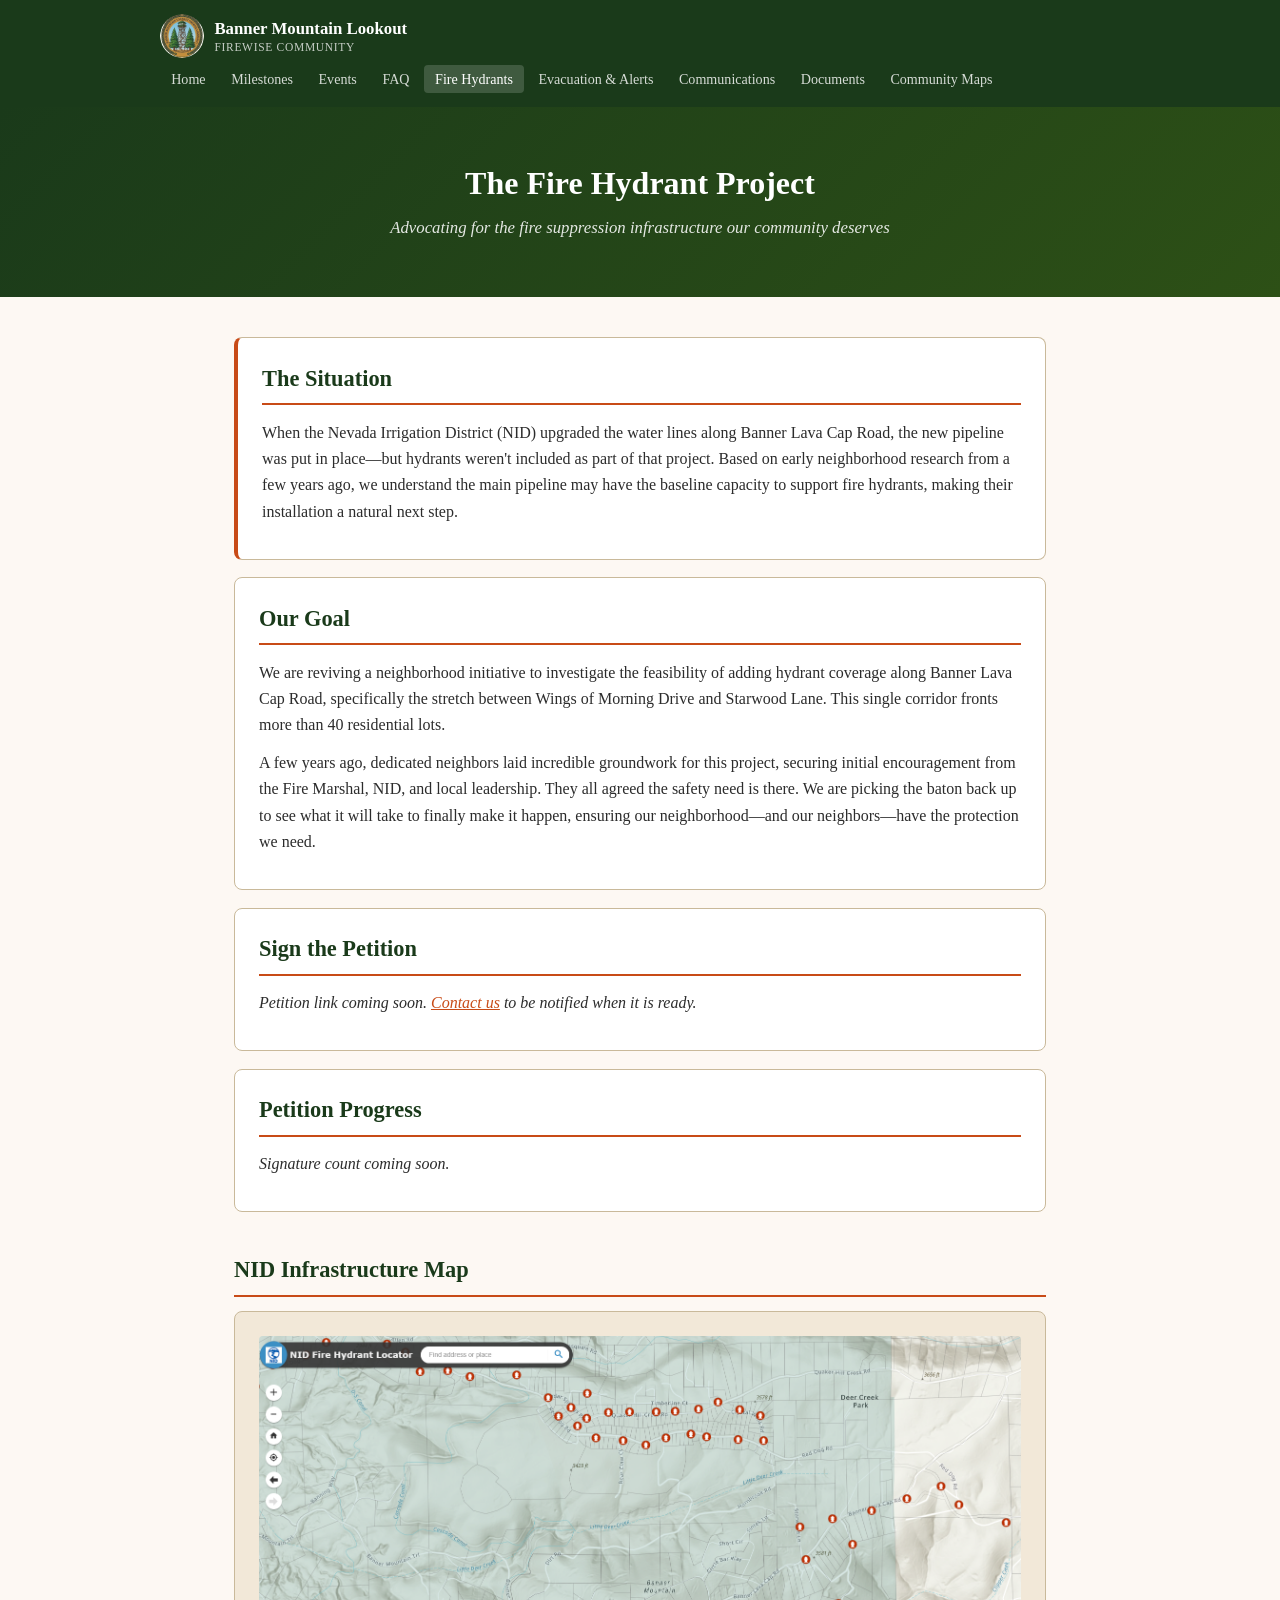
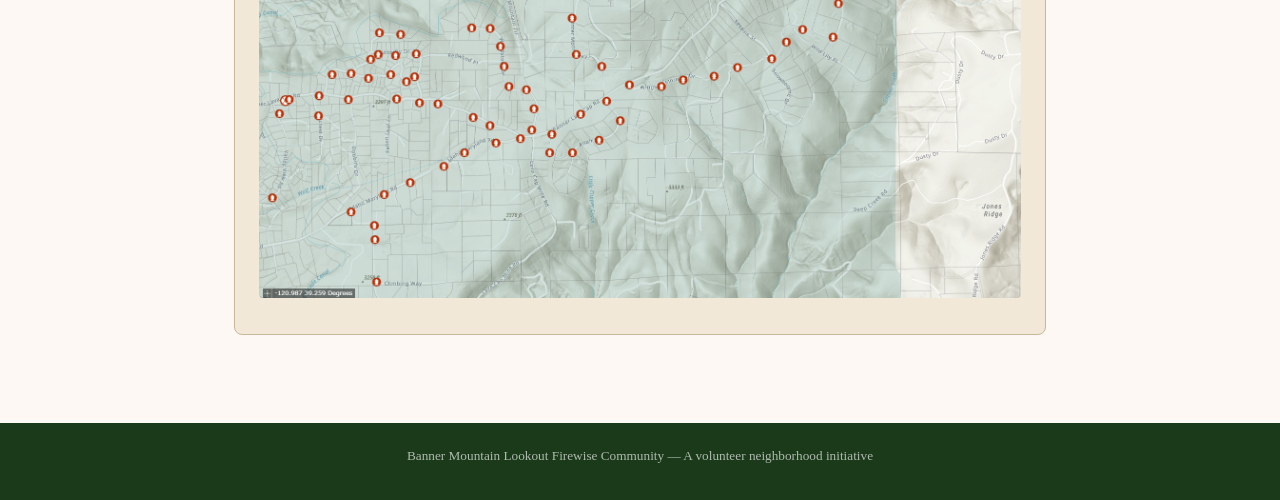
<file: hydrant.html>
<!DOCTYPE html>
<html lang="en">
<head>
  <meta charset="UTF-8">
  <meta name="viewport" content="width=device-width, initial-scale=1.0">
  <title>Fire Hydrant Project — Banner Mountain Lookout Firewise Community</title>
  <link rel="stylesheet" href="style.css">
</head>
<body>

<header>
  <nav>
    <a class="site-title" href="index.html">
      <img src="images/logo_header.png" alt="Banner Mountain Lookout Firewise Community seal" class="site-logo">
      <span class="site-title-text">Banner Mountain Lookout
        <span>Firewise Community</span>
      </span>
    </a>
    <ul>
      <li><a href="index.html">Home</a></li>
      <li><a href="milestones.html">Milestones</a></li>
      <li><a href="events.html">Events</a></li>
      <li><a href="faq.html">FAQ</a></li>
      <li><a href="hydrant.html" class="active">Fire Hydrants</a></li>
      <li><a href="evacuation.html">Evacuation &amp; Alerts</a></li>
      <li><a href="communications.html">Communications</a></li>
      <li><a href="documents.html">Documents</a></li>
      <li><a href="zones.html">Community Maps</a></li>
    </ul>
  </nav>
</header>

<div class="hero">
  <h1>The Fire Hydrant Project</h1>
  <p class="tagline">Advocating for the fire suppression infrastructure our community deserves</p>
</div>

<main>

  <section>

    <div class="card alert">
      <h2>The Situation</h2>
      <p>When the Nevada Irrigation District (NID) upgraded the water lines along Banner Lava Cap Road, the new pipeline was put in place&mdash;but hydrants weren't included as part of that project. Based on early neighborhood research from a few years ago, we understand the main pipeline may have the baseline capacity to support fire hydrants, making their installation a natural next step.</p>
    </div>

    <div class="card">
      <h2>Our Goal</h2>
      <p>We are reviving a neighborhood initiative to investigate the feasibility of adding hydrant coverage along Banner Lava Cap Road, specifically the stretch between Wings of Morning Drive and Starwood Lane. This single corridor fronts more than 40 residential lots.</p>
      <p>A few years ago, dedicated neighbors laid incredible groundwork for this project, securing initial encouragement from the Fire Marshal, NID, and local leadership. They all agreed the safety need is there. We are picking the baton back up to see what it will take to finally make it happen, ensuring our neighborhood&mdash;and our neighbors&mdash;have the protection we need.</p>
    </div>

    <div class="card">
      <h2>Sign the Petition</h2>
      <!--
        Replace the paragraph below with either:
        (a) A direct link:  <a href="https://..." class="btn">Sign the Petition</a>
        (b) An embedded form from your petition service
        (c) Instructions for signing the physical clipboard
      -->
      <p><em>Petition link coming soon. <a href="index.html#contact">Contact us</a> to be notified when it is ready.</em></p>
    </div>

    <div class="card">
      <h2>Petition Progress</h2>
      <!--
        Update the text below as signatures are collected.
        Example:  <p><strong>47 of ~85 parcels</strong> have signed as of June 2026.</p>
      -->
      <p><em>Signature count coming soon.</em></p>
    </div>

  </section>

  <section>
    <h2>NID Infrastructure Map</h2>
    <div class="map-block">
      <img src="maps/nid_firehydrant_map.png" alt="NID fire hydrant infrastructure map for the Banner Mountain Lookout area">
    </div>
  </section>

</main>

<footer>
  <p>Banner Mountain Lookout Firewise Community &mdash; A volunteer neighborhood initiative</p>
</footer>

<script data-goatcounter="https://bmlfwc.goatcounter.com/count" async src="//gc.zgo.at/count.js"></script>

</body>
</html>
</file>
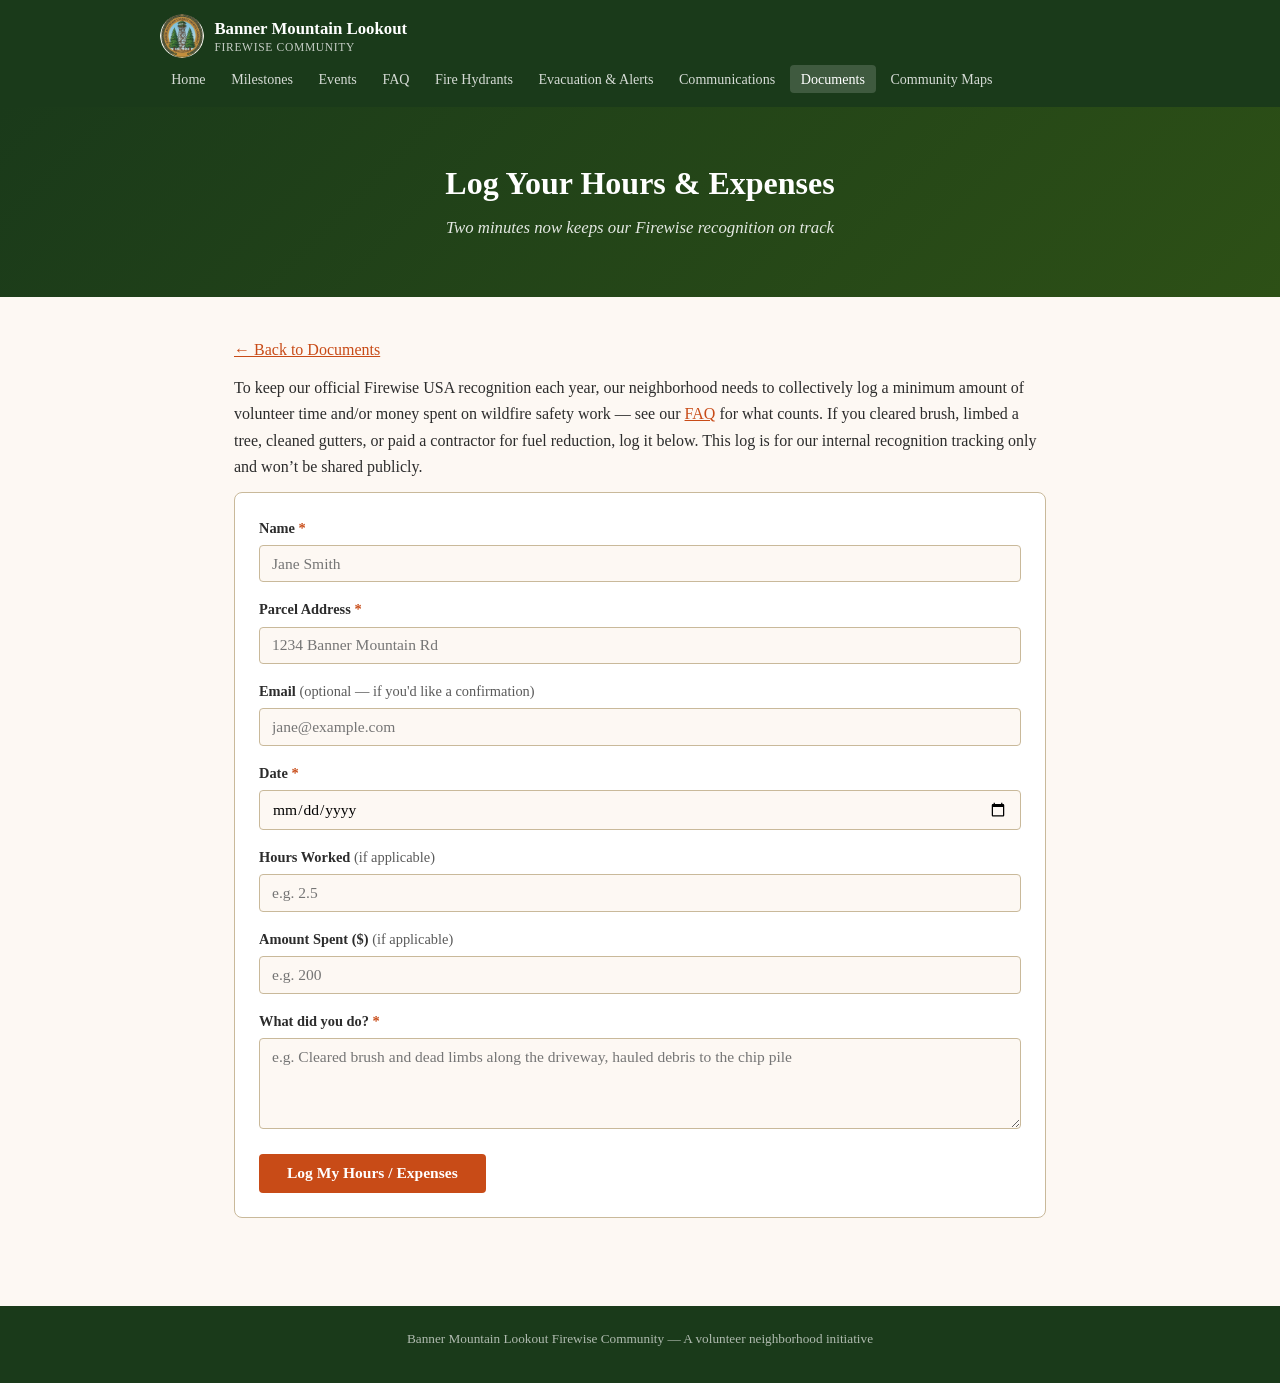
<file: log-hours.html>
<!DOCTYPE html>
<html lang="en">
<head>
  <meta charset="UTF-8">
  <meta name="viewport" content="width=device-width, initial-scale=1.0">
  <title>Log Your Hours &amp; Expenses — Banner Mountain Lookout Firewise Community</title>
  <link rel="stylesheet" href="style.css">
</head>
<body>

<header>
  <nav>
    <a class="site-title" href="index.html">
      <img src="images/logo_header.png" alt="Banner Mountain Lookout Firewise Community seal" class="site-logo">
      <span class="site-title-text">Banner Mountain Lookout
        <span>Firewise Community</span>
      </span>
    </a>
    <ul>
      <li><a href="index.html">Home</a></li>
      <li><a href="milestones.html">Milestones</a></li>
      <li><a href="events.html">Events</a></li>
      <li><a href="faq.html">FAQ</a></li>
      <li><a href="hydrant.html">Fire Hydrants</a></li>
      <li><a href="evacuation.html">Evacuation &amp; Alerts</a></li>
      <li><a href="communications.html">Communications</a></li>
      <li><a href="documents.html" class="active">Documents</a></li>
      <li><a href="zones.html">Community Maps</a></li>
    </ul>
  </nav>
</header>

<div class="hero">
  <h1>Log Your Hours &amp; Expenses</h1>
  <p class="tagline">Two minutes now keeps our Firewise recognition on track</p>
</div>

<main>

  <section>
    <p><a href="documents.html">&larr; Back to Documents</a></p>
    <p>To keep our official Firewise USA recognition each year, our neighborhood needs to collectively log a minimum amount of volunteer time and/or money spent on wildfire safety work &mdash; see our <a href="faq.html">FAQ</a> for what counts. If you cleared brush, limbed a tree, cleaned gutters, or paid a contractor for fuel reduction, log it below. This log is for our internal recognition tracking only and won&rsquo;t be shared publicly.</p>

    <form action="https://script.google.com/macros/s/AKfycbxLNQjFDuCL8kHm2dTYOD6p_DmgOtJzln3GyednuSJNjc2ssNP8LUzfGCtix8VPX6-1/exec" method="POST" data-ajax class="contact-form" data-success="Thanks, {name}! Your entry for {date} was logged. Every hour and dollar counts toward our Firewise recognition.">
      <input type="hidden" name="_form" value="log_hours">
      <div class="hp-field" aria-hidden="true"><label>Leave this empty <input type="text" name="_gotcha" tabindex="-1" autocomplete="off"></label></div>
      <input type="hidden" name="_subject" value="Hours &amp; Expense Log Entry &mdash; bmlfirewise.org">
      <div class="form-group">
        <label for="lh-name">Name</label>
        <input type="text" id="lh-name" name="name" required placeholder="Jane Smith">
      </div>
      <div class="form-group">
        <label for="lh-address">Parcel Address</label>
        <input type="text" id="lh-address" name="parcel_address" required placeholder="1234 Banner Mountain Rd">
      </div>
      <div class="form-group">
        <label for="lh-email">Email <span class="label-optional">(optional &mdash; if you'd like a confirmation)</span></label>
        <input type="email" id="lh-email" name="email" placeholder="jane@example.com">
      </div>
      <div class="form-group">
        <label for="lh-date">Date</label>
        <input type="date" id="lh-date" name="date" required>
      </div>
      <div class="form-group">
        <label for="lh-hours">Hours Worked <span class="label-optional">(if applicable)</span></label>
        <input type="number" id="lh-hours" name="hours" min="0" step="0.25" placeholder="e.g. 2.5">
      </div>
      <div class="form-group">
        <label for="lh-amount">Amount Spent ($) <span class="label-optional">(if applicable)</span></label>
        <input type="number" id="lh-amount" name="amount_spent" min="0" step="0.01" placeholder="e.g. 200">
      </div>
      <div class="form-group">
        <label for="lh-description">What did you do?</label>
        <textarea id="lh-description" name="description" rows="4" required placeholder="e.g. Cleared brush and dead limbs along the driveway, hauled debris to the chip pile"></textarea>
      </div>
      <button type="submit" class="btn">Log My Hours / Expenses</button>
    </form>
  </section>

</main>

<footer>
  <p>Banner Mountain Lookout Firewise Community &mdash; A volunteer neighborhood initiative</p>
</footer>

<script src="forms.js"></script>
<script data-goatcounter="https://bmlfwc.goatcounter.com/count" async src="//gc.zgo.at/count.js"></script>

</body>
</html>
</file>
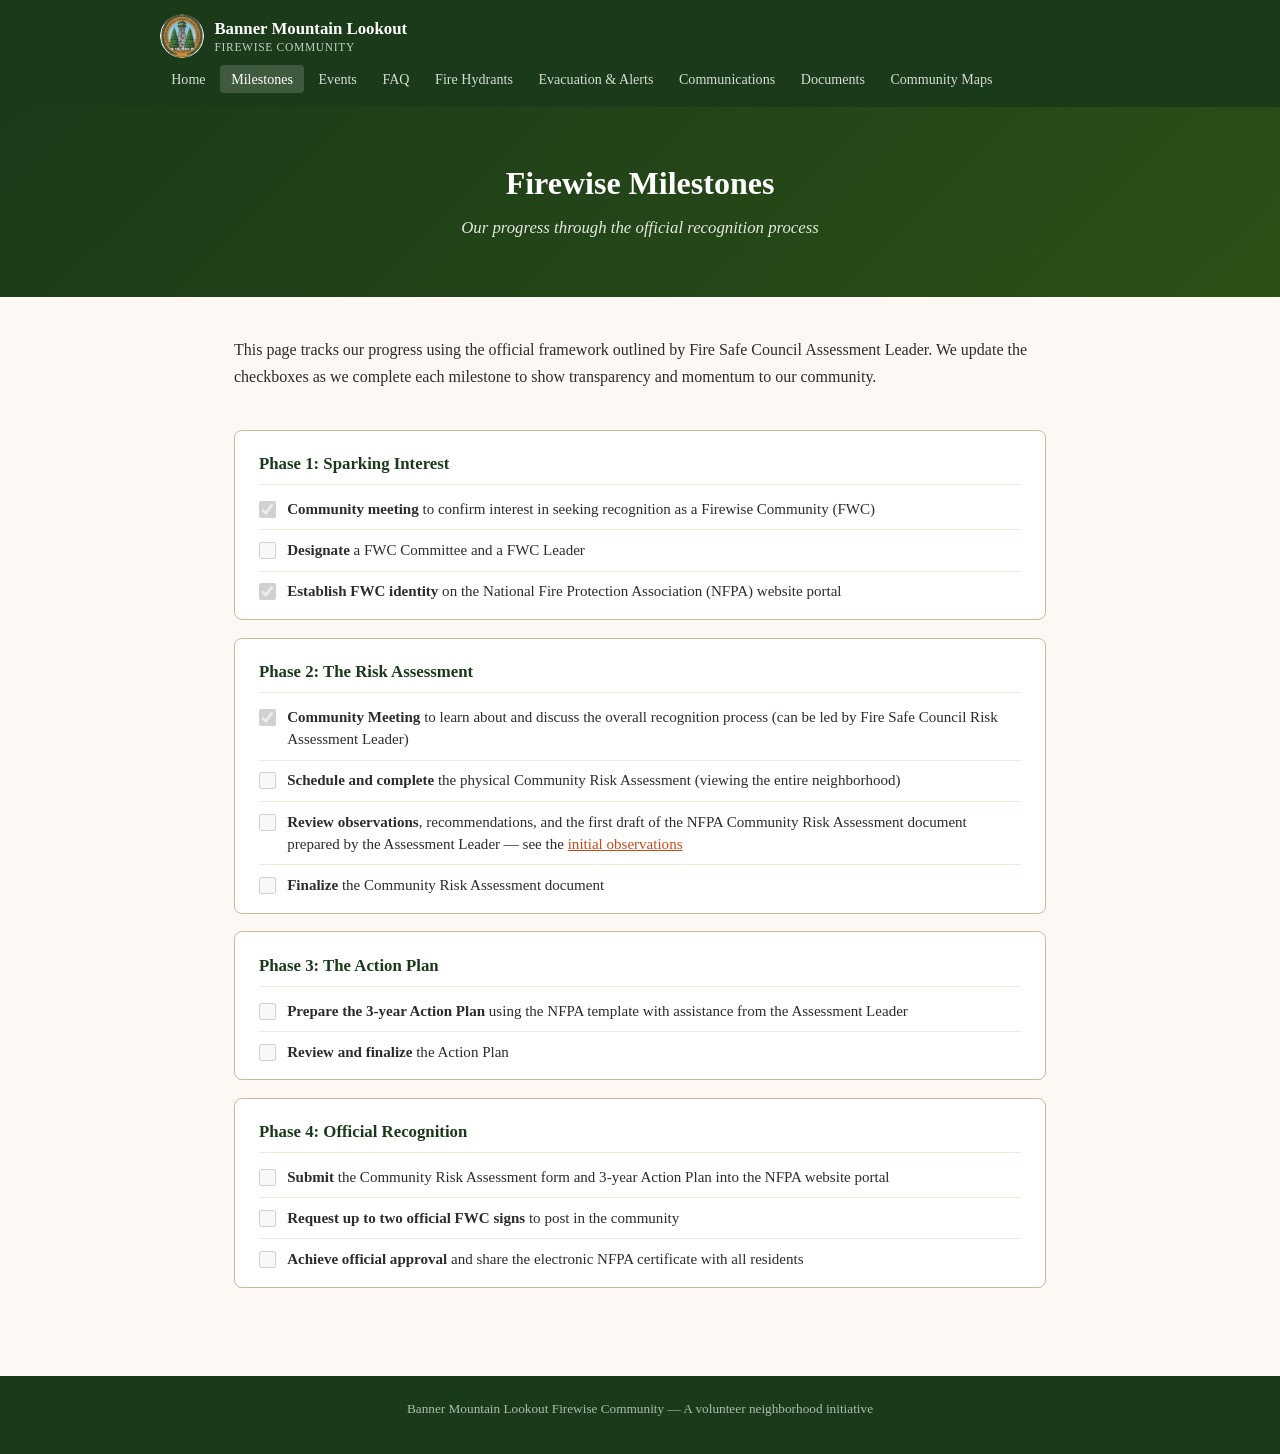
<file: milestones.html>
<!DOCTYPE html>
<html lang="en">
<head>
  <meta charset="UTF-8">
  <meta name="viewport" content="width=device-width, initial-scale=1.0">
  <title>Milestones — Banner Mountain Lookout Firewise Community</title>
  <link rel="stylesheet" href="style.css">
</head>
<body>

<header>
  <nav>
    <a class="site-title" href="index.html">
      <img src="images/logo_header.png" alt="Banner Mountain Lookout Firewise Community seal" class="site-logo">
      <span class="site-title-text">Banner Mountain Lookout
        <span>Firewise Community</span>
      </span>
    </a>
    <ul>
      <li><a href="index.html">Home</a></li>
      <li><a href="milestones.html" class="active">Milestones</a></li>
      <li><a href="events.html">Events</a></li>
      <li><a href="faq.html">FAQ</a></li>
      <li><a href="hydrant.html">Fire Hydrants</a></li>
      <li><a href="evacuation.html">Evacuation &amp; Alerts</a></li>
      <li><a href="communications.html">Communications</a></li>
      <li><a href="documents.html">Documents</a></li>
      <li><a href="zones.html">Community Maps</a></li>
    </ul>
  </nav>
</header>

<div class="hero">
  <h1>Firewise Milestones</h1>
  <p class="tagline">Our progress through the official recognition process</p>
</div>

<main>

  <section>
    <p>This page tracks our progress using the official framework outlined by Fire Safe Council Assessment Leader. We update the checkboxes as we complete each milestone to show transparency and momentum to our community.</p>
    <!-- To mark a milestone complete: add the word  checked  to its <input> tag.
         Example:  <input type="checkbox" disabled checked>  -->
  </section>

  <section>

    <div class="phase">
      <h3>Phase 1: Sparking Interest</h3>
      <ul class="milestone-list">
        <li>
          <input type="checkbox" disabled checked>
          <span><strong>Community meeting</strong> to confirm interest in seeking recognition as a Firewise Community (FWC)</span>
        </li>
        <li>
          <input type="checkbox" disabled>
          <span><strong>Designate</strong> a FWC Committee and a FWC Leader</span>
        </li>
        <li>
          <input type="checkbox" disabled checked>
          <span><strong>Establish FWC identity</strong> on the National Fire Protection Association (NFPA) website portal</span>
        </li>
      </ul>
    </div>

    <div class="phase">
      <h3>Phase 2: The Risk Assessment</h3>
      <ul class="milestone-list">
        <li>
          <input type="checkbox" disabled checked>
          <span><strong>Community Meeting</strong> to learn about and discuss the overall recognition process (can be led by Fire Safe Council Risk Assessment Leader)</span>
        </li>
        <li>
          <input type="checkbox" disabled>
          <span><strong>Schedule and complete</strong> the physical Community Risk Assessment (viewing the entire neighborhood)</span>
        </li>
        <li>
          <input type="checkbox" disabled>
          <span><strong>Review observations</strong>, recommendations, and the first draft of the NFPA Community Risk Assessment document prepared by the Assessment Leader &mdash; see the <a href="documents.html">initial observations</a></span>
        </li>
        <li>
          <input type="checkbox" disabled>
          <span><strong>Finalize</strong> the Community Risk Assessment document</span>
        </li>
      </ul>
    </div>

    <div class="phase">
      <h3>Phase 3: The Action Plan</h3>
      <ul class="milestone-list">
        <li>
          <input type="checkbox" disabled>
          <span><strong>Prepare the 3-year Action Plan</strong> using the NFPA template with assistance from the Assessment Leader</span>
        </li>
        <li>
          <input type="checkbox" disabled>
          <span><strong>Review and finalize</strong> the Action Plan</span>
        </li>
      </ul>
    </div>

    <div class="phase">
      <h3>Phase 4: Official Recognition</h3>
      <ul class="milestone-list">
        <li>
          <input type="checkbox" disabled>
          <span><strong>Submit</strong> the Community Risk Assessment form and 3-year Action Plan into the NFPA website portal</span>
        </li>
        <li>
          <input type="checkbox" disabled>
          <span><strong>Request up to two official FWC signs</strong> to post in the community</span>
        </li>
        <li>
          <input type="checkbox" disabled>
          <span><strong>Achieve official approval</strong> and share the electronic NFPA certificate with all residents</span>
        </li>
      </ul>
    </div>

  </section>

</main>

<footer>
  <p>Banner Mountain Lookout Firewise Community &mdash; A volunteer neighborhood initiative</p>
</footer>

<script data-goatcounter="https://bmlfwc.goatcounter.com/count" async src="//gc.zgo.at/count.js"></script>

</body>
</html>
</file>
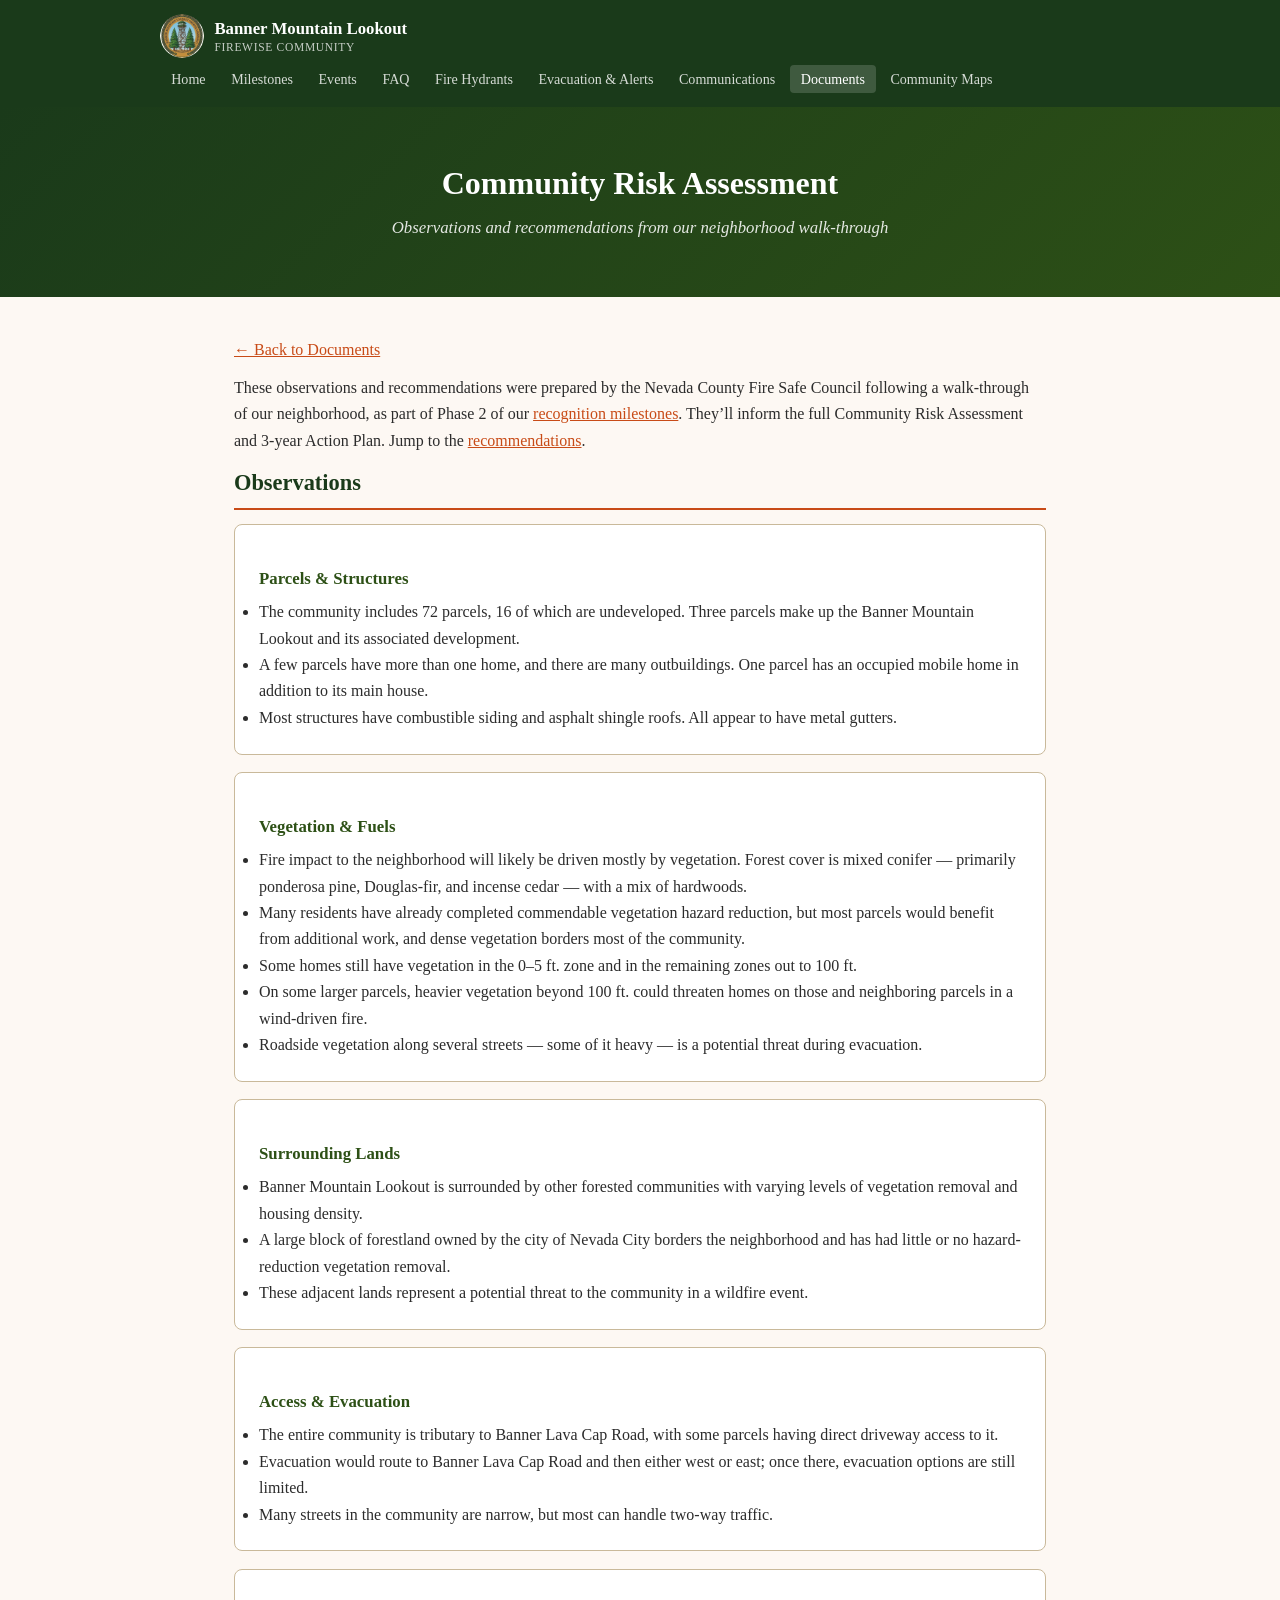
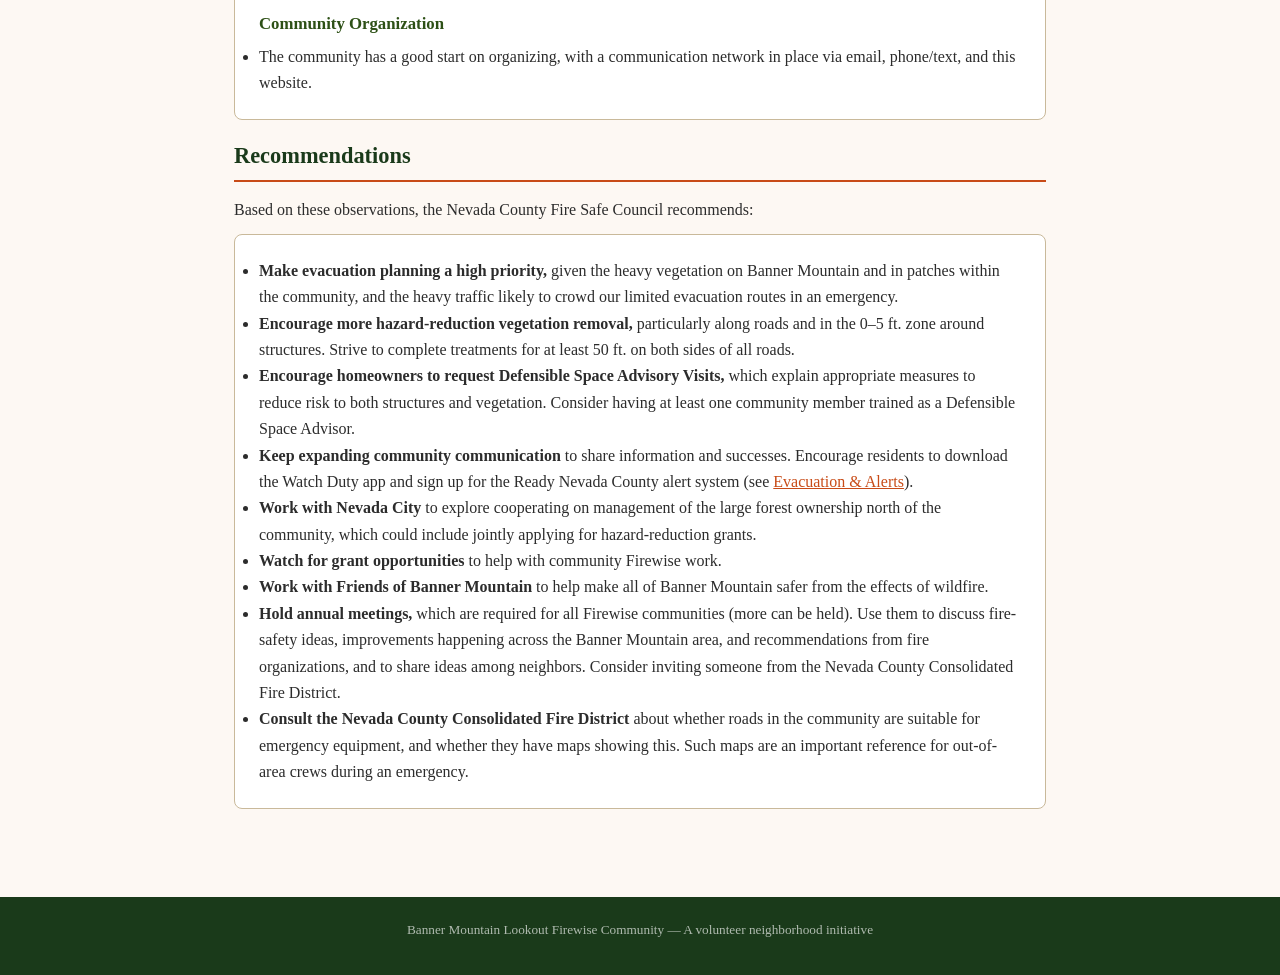
<file: risk-assessment.html>
<!DOCTYPE html>
<html lang="en">
<head>
  <meta charset="UTF-8">
  <meta name="viewport" content="width=device-width, initial-scale=1.0">
  <title>Community Risk Assessment — Banner Mountain Lookout Firewise Community</title>
  <link rel="stylesheet" href="style.css">
</head>
<body>

<header>
  <nav>
    <a class="site-title" href="index.html">
      <img src="images/logo_header.png" alt="Banner Mountain Lookout Firewise Community seal" class="site-logo">
      <span class="site-title-text">Banner Mountain Lookout
        <span>Firewise Community</span>
      </span>
    </a>
    <ul>
      <li><a href="index.html">Home</a></li>
      <li><a href="milestones.html">Milestones</a></li>
      <li><a href="events.html">Events</a></li>
      <li><a href="faq.html">FAQ</a></li>
      <li><a href="hydrant.html">Fire Hydrants</a></li>
      <li><a href="evacuation.html">Evacuation &amp; Alerts</a></li>
      <li><a href="communications.html">Communications</a></li>
      <li><a href="documents.html" class="active">Documents</a></li>
      <li><a href="zones.html">Community Maps</a></li>
    </ul>
  </nav>
</header>

<div class="hero">
  <h1>Community Risk Assessment</h1>
  <p class="tagline">Observations and recommendations from our neighborhood walk-through</p>
</div>

<main>

  <section>
    <p><a href="documents.html">&larr; Back to Documents</a></p>
    <p>These observations and recommendations were prepared by the Nevada County Fire Safe Council following a walk-through of our neighborhood, as part of Phase 2 of our <a href="milestones.html">recognition milestones</a>. They&rsquo;ll inform the full Community Risk Assessment and 3-year Action Plan. Jump to the <a href="#recommendations">recommendations</a>.</p>

    <h2>Observations</h2>

    <div class="card">
      <h3>Parcels &amp; Structures</h3>
      <ul>
        <li>The community includes 72 parcels, 16 of which are undeveloped. Three parcels make up the Banner Mountain Lookout and its associated development.</li>
        <li>A few parcels have more than one home, and there are many outbuildings. One parcel has an occupied mobile home in addition to its main house.</li>
        <li>Most structures have combustible siding and asphalt shingle roofs. All appear to have metal gutters.</li>
      </ul>
    </div>

    <div class="card">
      <h3>Vegetation &amp; Fuels</h3>
      <ul>
        <li>Fire impact to the neighborhood will likely be driven mostly by vegetation. Forest cover is mixed conifer &mdash; primarily ponderosa pine, Douglas-fir, and incense cedar &mdash; with a mix of hardwoods.</li>
        <li>Many residents have already completed commendable vegetation hazard reduction, but most parcels would benefit from additional work, and dense vegetation borders most of the community.</li>
        <li>Some homes still have vegetation in the 0&ndash;5 ft. zone and in the remaining zones out to 100 ft.</li>
        <li>On some larger parcels, heavier vegetation beyond 100 ft. could threaten homes on those and neighboring parcels in a wind-driven fire.</li>
        <li>Roadside vegetation along several streets &mdash; some of it heavy &mdash; is a potential threat during evacuation.</li>
      </ul>
    </div>

    <div class="card">
      <h3>Surrounding Lands</h3>
      <ul>
        <li>Banner Mountain Lookout is surrounded by other forested communities with varying levels of vegetation removal and housing density.</li>
        <li>A large block of forestland owned by the city of Nevada City borders the neighborhood and has had little or no hazard-reduction vegetation removal.</li>
        <li>These adjacent lands represent a potential threat to the community in a wildfire event.</li>
      </ul>
    </div>

    <div class="card">
      <h3>Access &amp; Evacuation</h3>
      <ul>
        <li>The entire community is tributary to Banner Lava Cap Road, with some parcels having direct driveway access to it.</li>
        <li>Evacuation would route to Banner Lava Cap Road and then either west or east; once there, evacuation options are still limited.</li>
        <li>Many streets in the community are narrow, but most can handle two-way traffic.</li>
      </ul>
    </div>

    <div class="card">
      <h3>Community Organization</h3>
      <ul>
        <li>The community has a good start on organizing, with a communication network in place via email, phone/text, and this website.</li>
      </ul>
    </div>

    <h2 id="recommendations">Recommendations</h2>
    <p>Based on these observations, the Nevada County Fire Safe Council recommends:</p>

    <div class="card">
      <ul>
        <li><strong>Make evacuation planning a high priority,</strong> given the heavy vegetation on Banner Mountain and in patches within the community, and the heavy traffic likely to crowd our limited evacuation routes in an emergency.</li>
        <li><strong>Encourage more hazard-reduction vegetation removal,</strong> particularly along roads and in the 0&ndash;5 ft. zone around structures. Strive to complete treatments for at least 50 ft. on both sides of all roads.</li>
        <li><strong>Encourage homeowners to request Defensible Space Advisory Visits,</strong> which explain appropriate measures to reduce risk to both structures and vegetation. Consider having at least one community member trained as a Defensible Space Advisor.</li>
        <li><strong>Keep expanding community communication</strong> to share information and successes. Encourage residents to download the Watch Duty app and sign up for the Ready Nevada County alert system (see <a href="evacuation.html">Evacuation &amp; Alerts</a>).</li>
        <li><strong>Work with Nevada City</strong> to explore cooperating on management of the large forest ownership north of the community, which could include jointly applying for hazard-reduction grants.</li>
        <li><strong>Watch for grant opportunities</strong> to help with community Firewise work.</li>
        <li><strong>Work with Friends of Banner Mountain</strong> to help make all of Banner Mountain safer from the effects of wildfire.</li>
        <li><strong>Hold annual meetings,</strong> which are required for all Firewise communities (more can be held). Use them to discuss fire-safety ideas, improvements happening across the Banner Mountain area, and recommendations from fire organizations, and to share ideas among neighbors. Consider inviting someone from the Nevada County Consolidated Fire District.</li>
        <li><strong>Consult the Nevada County Consolidated Fire District</strong> about whether roads in the community are suitable for emergency equipment, and whether they have maps showing this. Such maps are an important reference for out-of-area crews during an emergency.</li>
      </ul>
    </div>
  </section>

</main>

<footer>
  <p>Banner Mountain Lookout Firewise Community &mdash; A volunteer neighborhood initiative</p>
</footer>

<script data-goatcounter="https://bmlfwc.goatcounter.com/count" async src="//gc.zgo.at/count.js"></script>

</body>
</html>
</file>
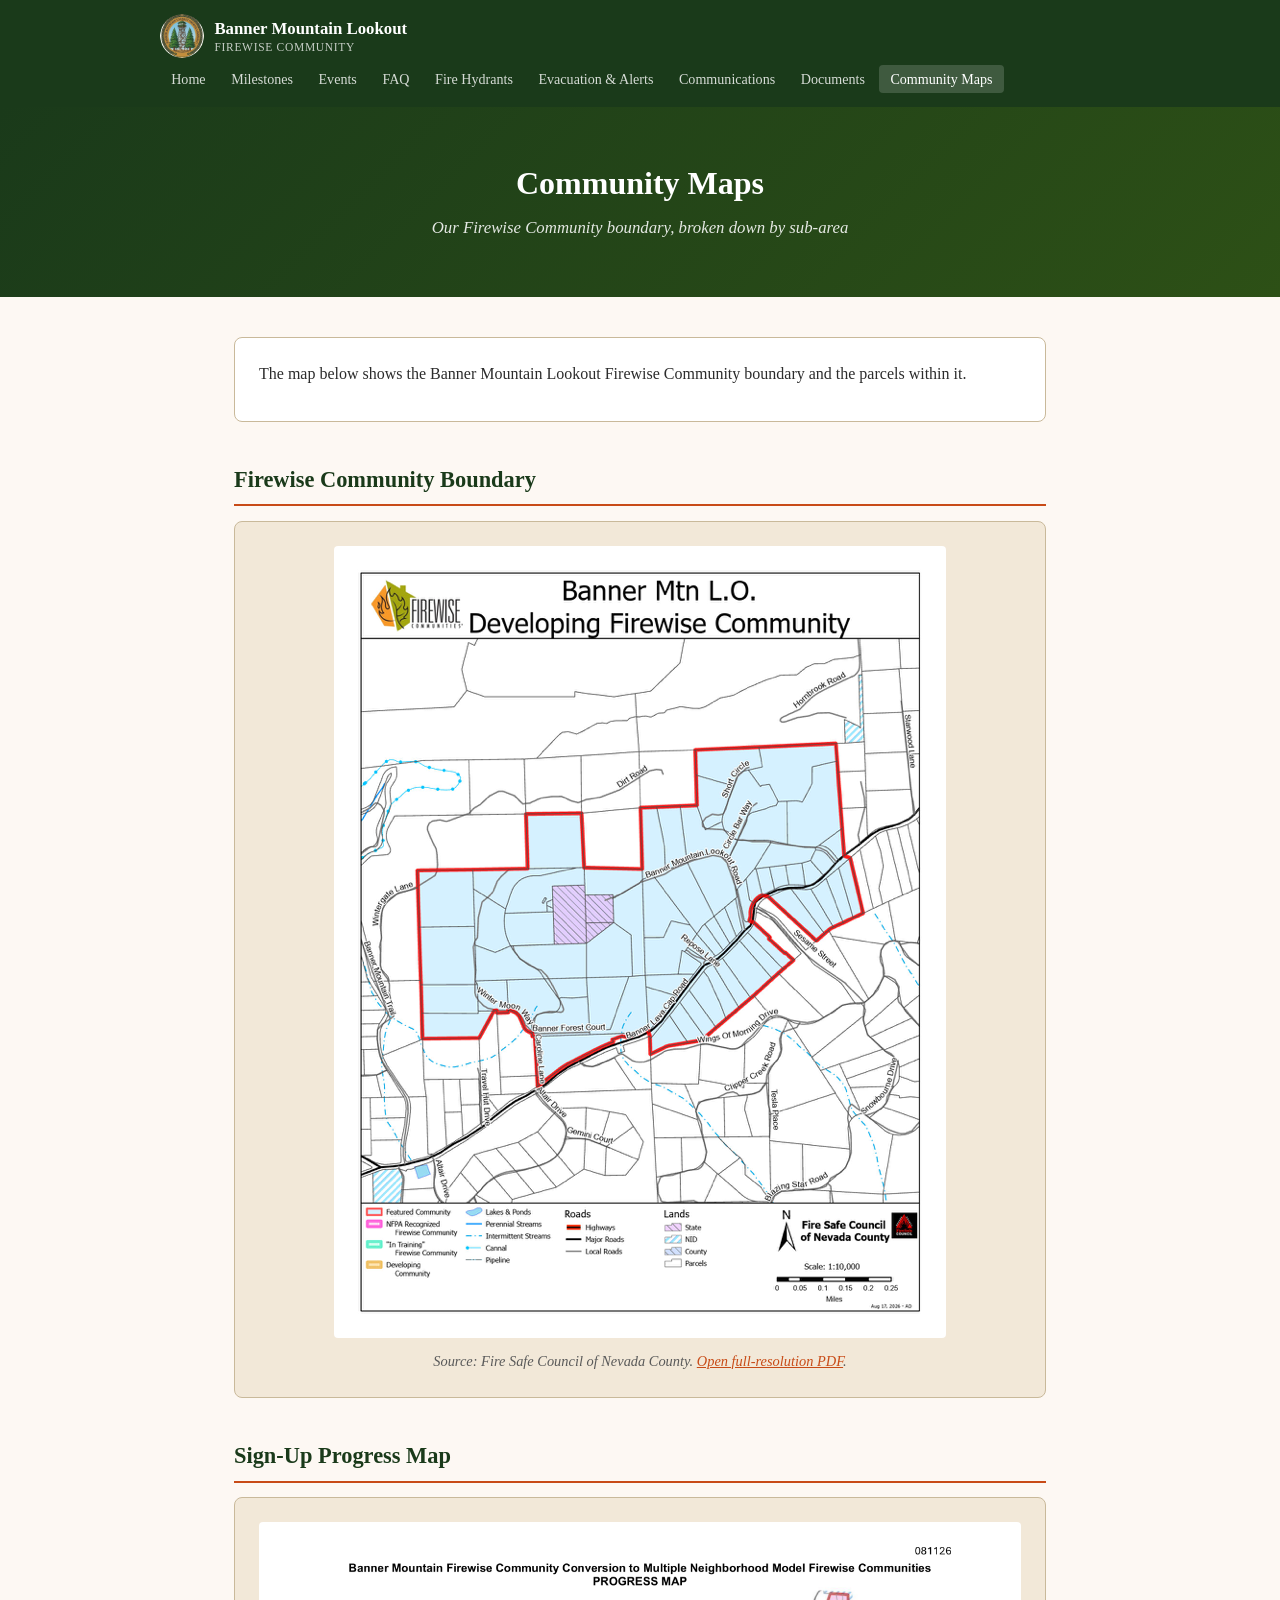
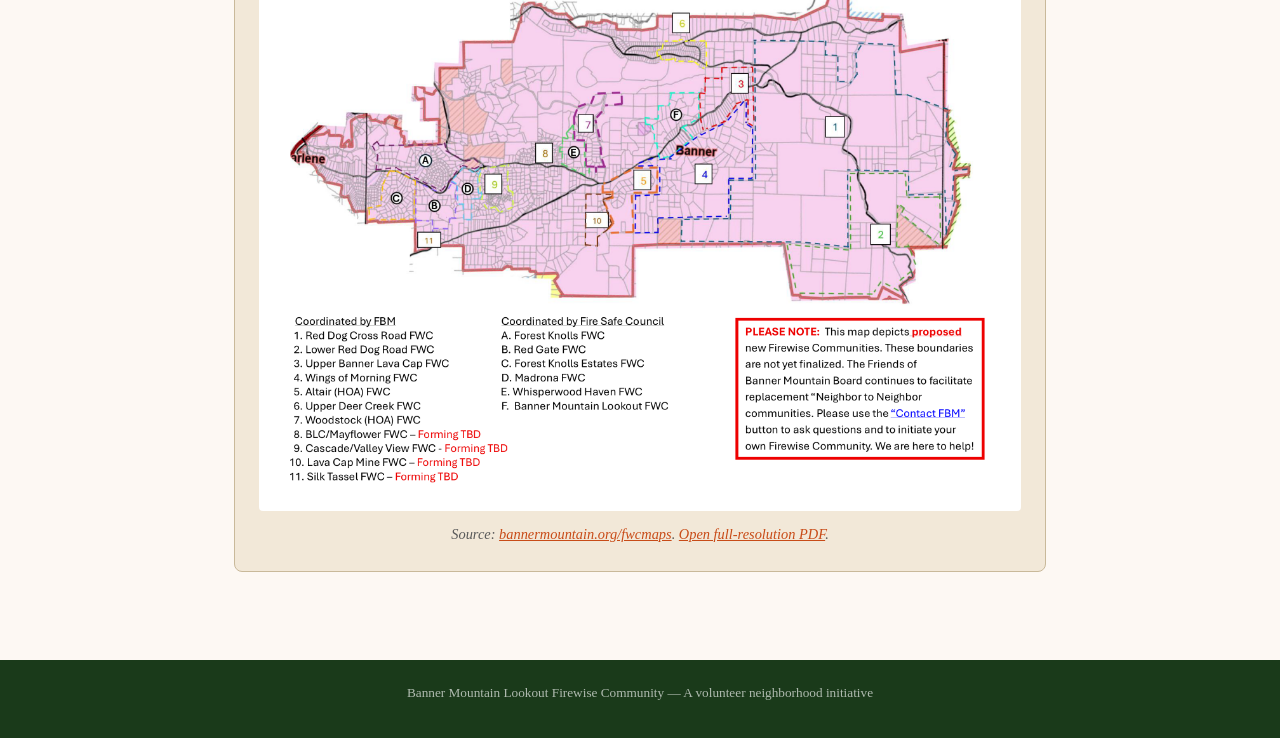
<file: zones.html>
<!DOCTYPE html>
<html lang="en">
<head>
  <meta charset="UTF-8">
  <meta name="viewport" content="width=device-width, initial-scale=1.0">
  <title>Community Maps — Banner Mountain Lookout Firewise Community</title>
  <link rel="stylesheet" href="style.css">
</head>
<body>

<header>
  <nav>
    <a class="site-title" href="index.html">
      <img src="images/logo_header.png" alt="Banner Mountain Lookout Firewise Community seal" class="site-logo">
      <span class="site-title-text">Banner Mountain Lookout
        <span>Firewise Community</span>
      </span>
    </a>
    <ul>
      <li><a href="index.html">Home</a></li>
      <li><a href="milestones.html">Milestones</a></li>
      <li><a href="events.html">Events</a></li>
      <li><a href="faq.html">FAQ</a></li>
      <li><a href="hydrant.html">Fire Hydrants</a></li>
      <li><a href="evacuation.html">Evacuation &amp; Alerts</a></li>
      <li><a href="communications.html">Communications</a></li>
      <li><a href="documents.html">Documents</a></li>
      <li><a href="zones.html" class="active">Community Maps</a></li>
    </ul>
  </nav>
</header>

<div class="hero">
  <h1>Community Maps</h1>
  <p class="tagline">Our Firewise Community boundary, broken down by sub-area</p>
</div>

<main>

  <section>
    <div class="card">
      <p>The map below shows the Banner Mountain Lookout Firewise Community boundary and the parcels within it.</p>
    </div>
  </section>

  <section>
    <h2>Firewise Community Boundary</h2>
    <div class="map-block">
      <a href="maps/bml_fwc_dev_26AUG17.pdf" target="_blank" rel="noopener">
        <img src="maps/bml_fwc_dev_map.png" alt="Map of the Banner Mountain Lookout developing Firewise Community boundary and parcels">
      </a>
      <p class="map-caption">Source: Fire Safe Council of Nevada County. <a href="maps/bml_fwc_dev_26AUG17.pdf" target="_blank" rel="noopener">Open full-resolution PDF</a>.</p>
    </div>
  </section>

  <section>
    <h2>Sign-Up Progress Map</h2>
    <div class="map-block">
      <a href="maps/ProgressMap-081126.pdf" target="_blank" rel="noopener">
        <img src="maps/ProgressMap-081126.png" alt="Progress map of Banner Mountain's conversion to multiple neighborhood-model Firewise Communities, with Banner Mountain Lookout FWC labeled F">
      </a>
      <p class="map-caption">Source: <a href="https://www.bannermountain.org/fwcmaps" target="_blank" rel="noopener">bannermountain.org/fwcmaps</a>. <a href="maps/ProgressMap-081126.pdf" target="_blank" rel="noopener">Open full-resolution PDF</a>.</p>
    </div>
  </section>

</main>

<footer>
  <p>Banner Mountain Lookout Firewise Community &mdash; A volunteer neighborhood initiative</p>
</footer>

<script data-goatcounter="https://bmlfwc.goatcounter.com/count" async src="//gc.zgo.at/count.js"></script>

</body>
</html>
</file>
<file: style.css>
:root {
  --green:        #1A3A1A;
  --green-mid:    #2D5016;
  --orange:       #C84B17;
  --orange-light: #E0621A;
  --cream:        #FDF8F3;
  --tan:          #F2E8D8;
  --border:       #C9B99A;
  --text:         #2C2C2C;
  --text-muted:   #5A5A5A;
}

* {
  box-sizing: border-box;
  margin: 0;
  padding: 0;
}

body {
  font-family: -apple-system, BlinkMacSystemFont, 'Segoe UI', Roboto, Georgia, serif;
  background: var(--cream);
  color: var(--text);
  line-height: 1.65;
}

/* ── NAV ── */
header {
  background: var(--green);
  padding: 0 1.5rem;
}

nav {
  display: flex;
  align-items: center;
  justify-content: space-between;
  flex-wrap: wrap;
  gap: 0.5rem;
  max-width: 960px;
  margin: 0 auto;
  padding: 0.9rem 0;
}

.site-title {
  display: flex;
  align-items: center;
  gap: 0.65rem;
  color: #fff;
  text-decoration: none;
  font-size: 1.05rem;
  font-weight: 700;
  line-height: 1.3;
}

.site-logo {
  width: 44px;
  height: 44px;
  border-radius: 50%;
  flex-shrink: 0;
}

.site-title-text span {
  display: block;
  font-size: 0.72rem;
  font-weight: 400;
  opacity: 0.75;
  letter-spacing: 0.06em;
  text-transform: uppercase;
}

nav ul {
  list-style: none;
  display: flex;
  flex-wrap: wrap;
  gap: 0.2rem;
}

nav ul li a {
  color: rgba(255,255,255,0.82);
  text-decoration: none;
  font-size: 0.88rem;
  padding: 0.38rem 0.7rem;
  border-radius: 4px;
  transition: background 0.15s, color 0.15s;
}

nav ul li a:hover,
nav ul li a.active {
  background: rgba(255,255,255,0.16);
  color: #fff;
}

/* ── HERO ── */
.hero {
  background: linear-gradient(135deg, var(--green) 0%, var(--green-mid) 100%);
  color: #fff;
  text-align: center;
  padding: 3.5rem 1.5rem;
}

.hero h1 {
  font-size: 2rem;
  margin-bottom: 0.65rem;
  line-height: 1.25;
}

.hero .tagline {
  font-size: 1.05rem;
  opacity: 0.88;
  max-width: 580px;
  margin: 0 auto;
  font-style: italic;
}

/* ── MAIN ── */
main {
  max-width: 860px;
  margin: 0 auto;
  padding: 2.5rem 1.5rem 3rem;
}

section {
  margin-bottom: 2.5rem;
}

h2 {
  color: var(--green);
  font-size: 1.4rem;
  margin-bottom: 0.9rem;
  padding-bottom: 0.35rem;
  border-bottom: 2px solid var(--orange);
}

h3 {
  color: var(--green-mid);
  font-size: 1.05rem;
  margin: 1.1rem 0 0.4rem;
}

p {
  margin-bottom: 0.7rem;
}

a {
  color: var(--orange);
}

a:hover {
  color: var(--orange-light);
}

/* ── CONTENT LISTS ── */
.content-list {
  margin: 0.5rem 0 0.9rem 1.4rem;
}

.content-list li {
  margin-bottom: 0.4rem;
}

/* ── CARDS ── */
.card {
  background: #fff;
  border: 1px solid var(--border);
  border-radius: 8px;
  padding: 1.4rem 1.5rem;
  margin-bottom: 1.1rem;
}

.card.alert {
  border-left: 4px solid var(--orange);
}

/* ── MAP BLOCK ── */
.map-block {
  background: var(--tan);
  border: 1px solid var(--border);
  border-radius: 8px;
  padding: 1.5rem;
  text-align: center;
}

.map-block iframe {
  display: block;
  border-radius: 4px;
  margin-bottom: 0.75rem;
  background: #2a2a2a;
}

.map-block img {
  max-width: 100%;
  border-radius: 4px;
  margin-bottom: 0.75rem;
  display: block;
  margin-left: auto;
  margin-right: auto;
}

.map-placeholder {
  background: #e6ddd2;
  border: 2px dashed var(--border);
  border-radius: 4px;
  padding: 3rem 2rem;
  color: var(--text-muted);
  font-style: italic;
  margin-bottom: 0.75rem;
}

.map-caption {
  font-size: 0.9rem;
  color: var(--text-muted);
  font-style: italic;
  margin-top: 0.5rem;
  margin-bottom: 0;
}

/* ── RISK KPI ROW ── */
.risk-kicker {
  text-align: center;
  font-size: 0.78rem;
  font-weight: 700;
  letter-spacing: 0.06em;
  text-transform: uppercase;
  color: var(--text-muted);
  margin-bottom: 0.9rem;
}

.risk-kpi-row {
  display: grid;
  grid-template-columns: repeat(3, 1fr);
  gap: 1rem;
  margin-bottom: 0.75rem;
}

.risk-tile {
  background: #fff;
  border: 1px solid var(--border);
  border-radius: 8px;
  padding: 1.1rem 0.9rem;
  text-align: center;
}

.risk-tile-value {
  font-size: 1.65rem;
  font-weight: 800;
  color: var(--text);
  line-height: 1.1;
  margin-bottom: 0.55rem;
}

.risk-tile-value sup {
  font-size: 0.55em;
  font-weight: 700;
  position: relative;
  top: -0.6em;
}

.risk-tile-unit {
  font-size: 0.85rem;
  font-weight: 600;
  color: var(--text-muted);
  margin-left: 0.2rem;
}

.risk-tile-meter {
  height: 8px;
  border-radius: 4px;
  background: rgba(200, 75, 23, 0.15);
  overflow: hidden;
  margin-bottom: 0.7rem;
}

.risk-tile-meter-fill {
  height: 100%;
  border-radius: 4px;
  background: var(--orange);
}

.risk-status-pill {
  display: inline-flex;
  align-items: center;
  gap: 0.3rem;
  background: var(--orange);
  color: #fff;
  font-size: 0.78rem;
  font-weight: 700;
  letter-spacing: 0.03em;
  text-transform: uppercase;
  padding: 0.32rem 0.75rem;
  border-radius: 999px;
  margin-bottom: 0.7rem;
}

.risk-tile-label {
  font-size: 0.85rem;
  font-weight: 600;
  color: var(--text);
  margin-bottom: 0.15rem;
}

.risk-tile-sublabel {
  font-size: 0.7rem;
  color: var(--text-muted);
}

.risk-methodology {
  max-width: 380px;
  margin: 0 auto;
  font-size: 0.85rem;
  color: var(--text-muted);
}

.risk-methodology summary {
  cursor: pointer;
  font-weight: 600;
  color: var(--green-mid);
  padding: 0.4rem 0;
}

.risk-methodology p {
  margin-top: 0.5rem;
  margin-bottom: 0.6rem;
}

.risk-methodology p:last-child {
  margin-bottom: 0;
}

/* ── CAMERAS ── */
.camera-grid {
  display: grid;
  grid-template-columns: 1fr 1fr;
  gap: 1rem;
  margin-bottom: 0.75rem;
}

.camera-card {
  background: var(--tan);
  border: 1px solid var(--border);
  border-radius: 8px;
  padding: 0.75rem;
  text-align: center;
}

.camera-card img {
  width: 100%;
  display: block;
  border-radius: 4px;
  background: #2a2a2a;
}

.camera-card .map-caption {
  margin-top: 0.6rem;
}

/* ── CONTACT FORM ── */
.contact-form {
  background: #fff;
  border: 1px solid var(--border);
  border-radius: 8px;
  padding: 1.5rem;
}

.form-group {
  margin-bottom: 1rem;
}

.form-group label {
  display: block;
  font-weight: 600;
  margin-bottom: 0.28rem;
  font-size: 0.9rem;
}

.label-optional {
  font-weight: 400;
  color: var(--text-muted);
}

.form-group input,
.form-group textarea,
.form-group select {
  width: 100%;
  padding: 0.55rem 0.75rem;
  border: 1px solid var(--border);
  border-radius: 4px;
  font-size: 0.97rem;
  font-family: inherit;
  background: var(--cream);
  transition: border-color 0.15s;
}

.form-group textarea {
  resize: vertical;
  min-height: 4.5rem;
}

.form-group input:focus,
.form-group textarea:focus,
.form-group select:focus {
  outline: none;
  border-color: var(--orange);
  box-shadow: 0 0 0 2px rgba(200,75,23,0.15);
}

/* Required-field marker */
.form-group:has(:required) > label::after {
  content: " *";
  color: var(--orange);
}

/* Field errors (set by forms.js once a field has been touched) */
.form-group input.touched:invalid,
.form-group textarea.touched:invalid,
.form-group select.touched:invalid {
  border-color: #B42318;
  background: #FEF3F2;
}

.form-group input.touched:invalid:focus,
.form-group textarea.touched:invalid:focus,
.form-group select.touched:invalid:focus {
  box-shadow: 0 0 0 2px rgba(180,35,24,0.18);
}

.field-error {
  color: #B42318;
  font-size: 0.85rem;
  margin-top: 0.3rem;
}

.field-error:empty {
  display: none;
}

/* Submission status (set by forms.js) */
.form-status {
  margin-top: 1rem;
  padding: 0.75rem 1rem;
  border-radius: 4px;
  border-left: 4px solid;
  font-size: 0.95rem;
}

.form-status:empty {
  display: none;
}

.form-status--success {
  background: #EEF5E9;
  border-color: var(--green-mid);
  color: var(--green);
}

.form-status--error {
  background: #FEF3F2;
  border-color: #B42318;
  color: #7A271A;
}

.btn:disabled {
  opacity: 0.65;
  cursor: wait;
}

.form-privacy-note {
  font-size: 0.82rem;
  color: var(--text-muted);
  margin-top: 0.4rem;
  line-height: 1.4;
}

.btn {
  background: var(--orange);
  color: #fff;
  border: none;
  padding: 0.65rem 1.75rem;
  border-radius: 4px;
  font-size: 0.97rem;
  font-weight: 600;
  cursor: pointer;
  font-family: inherit;
  transition: background 0.15s;
}

.btn:hover {
  background: var(--orange-light);
}

/* ── MILESTONES ── */
.phase {
  background: #fff;
  border: 1px solid var(--border);
  border-radius: 8px;
  padding: 1.2rem 1.5rem 1rem;
  margin-bottom: 1.1rem;
}

.phase h3 {
  margin-top: 0;
  color: var(--green);
  font-size: 1.05rem;
  padding-bottom: 0.4rem;
  border-bottom: 1px solid var(--tan);
  margin-bottom: 0.25rem;
}

.milestone-list {
  list-style: none;
  margin-top: 0.25rem;
}

.milestone-list li {
  display: flex;
  align-items: flex-start;
  gap: 0.7rem;
  padding: 0.55rem 0;
  border-bottom: 1px solid var(--tan);
  font-size: 0.94rem;
  line-height: 1.5;
}

.milestone-list li:last-child {
  border-bottom: none;
  padding-bottom: 0;
}

.milestone-list input[type="checkbox"] {
  margin-top: 3px;
  width: 17px;
  height: 17px;
  flex-shrink: 0;
  accent-color: var(--orange);
  cursor: default;
}

/* ── EVENTS ── */
.event-card {
  display: flex;
  align-items: flex-start;
  gap: 1.25rem;
  background: #fff;
  border: 1px solid var(--border);
  border-radius: 8px;
  padding: 1.4rem 1.5rem;
  margin-bottom: 1.1rem;
}

.event-date {
  flex-shrink: 0;
  width: 68px;
  text-align: center;
  background: var(--green);
  color: #fff;
  border-radius: 8px;
  padding: 0.6rem 0.4rem;
}

.event-date .month {
  display: block;
  font-size: 0.75rem;
  font-weight: 600;
  letter-spacing: 0.06em;
  text-transform: uppercase;
  opacity: 0.85;
}

.event-date .day {
  display: block;
  font-size: 1.6rem;
  font-weight: 700;
  line-height: 1.2;
}

.event-details h3 {
  margin: 0 0 0.35rem;
  color: var(--green);
  font-size: 1.1rem;
}

.event-meta {
  font-size: 0.88rem;
  color: var(--text-muted);
  margin-bottom: 0.5rem;
}

.event-card.past {
  opacity: 0.6;
}

.event-card.past h3 {
  text-decoration: line-through;
}

/* ── FAQ ── */
.faq-item {
  background: #fff;
  border: 1px solid var(--border);
  border-radius: 8px;
  padding: 1.2rem 1.5rem;
  margin-bottom: 1rem;
}

.faq-item h3 {
  margin-top: 0;
  color: var(--green);
  font-size: 1.05rem;
  margin-bottom: 0.5rem;
}

.faq-answer ul {
  margin: 0.5rem 0 0.4rem 1.4rem;
}

.faq-answer ul li {
  margin-bottom: 0.35rem;
  font-size: 0.95rem;
}

/* ── RADIO CHANNEL TABLE ── */
.radio-table-wrap {
  overflow-x: auto;
  border: 1px solid var(--border);
  border-radius: 8px;
  background: #fff;
}

.radio-table {
  width: 100%;
  border-collapse: collapse;
  font-size: 0.88rem;
}

.radio-table th,
.radio-table td {
  padding: 0.6rem 0.75rem;
  text-align: left;
  border-bottom: 1px solid var(--tan);
  white-space: nowrap;
}

.radio-table th {
  background: var(--green);
  color: #fff;
  font-weight: 600;
  font-size: 0.78rem;
  text-transform: uppercase;
  letter-spacing: 0.04em;
}

.radio-table tr:last-child td {
  border-bottom: none;
}

.radio-table tr:nth-child(even) td {
  background: var(--cream);
}

/* ── FOOTER ── */
footer {
  background: var(--green);
  color: rgba(255,255,255,0.65);
  text-align: center;
  padding: 1.4rem;
  font-size: 0.83rem;
}

/* ── RESPONSIVE ── */
@media (max-width: 620px) {
  .hero h1     { font-size: 1.5rem; }
  .hero .tagline { font-size: 0.95rem; }
  nav          { flex-direction: column; align-items: flex-start; }
  main         { padding: 1.75rem 1rem 2rem; }
  .camera-grid { grid-template-columns: 1fr; }
  .risk-kpi-row { grid-template-columns: 1fr; }
}

/* Spam trap field: hidden from people, filled in by bots */
.hp-field {
  position: absolute;
  left: -9999px;
  width: 1px;
  height: 1px;
  overflow: hidden;
}
</file>
